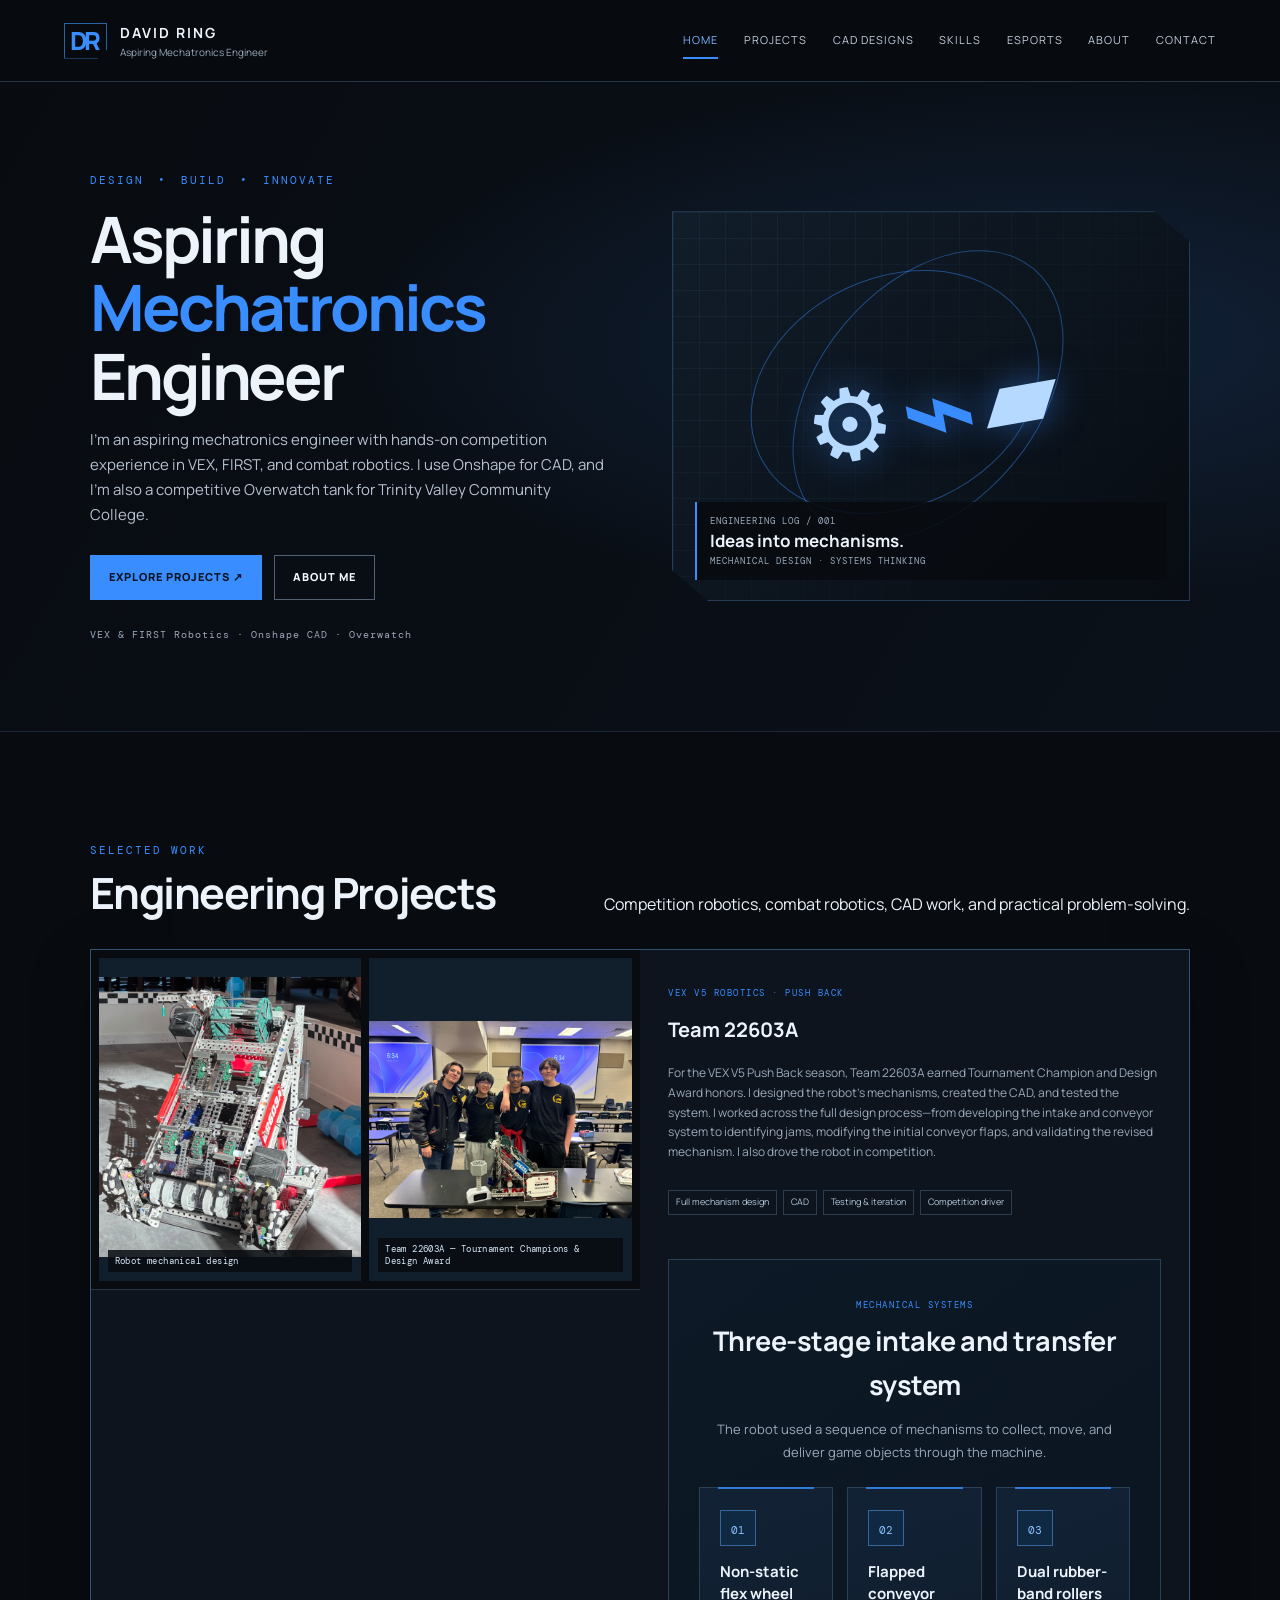
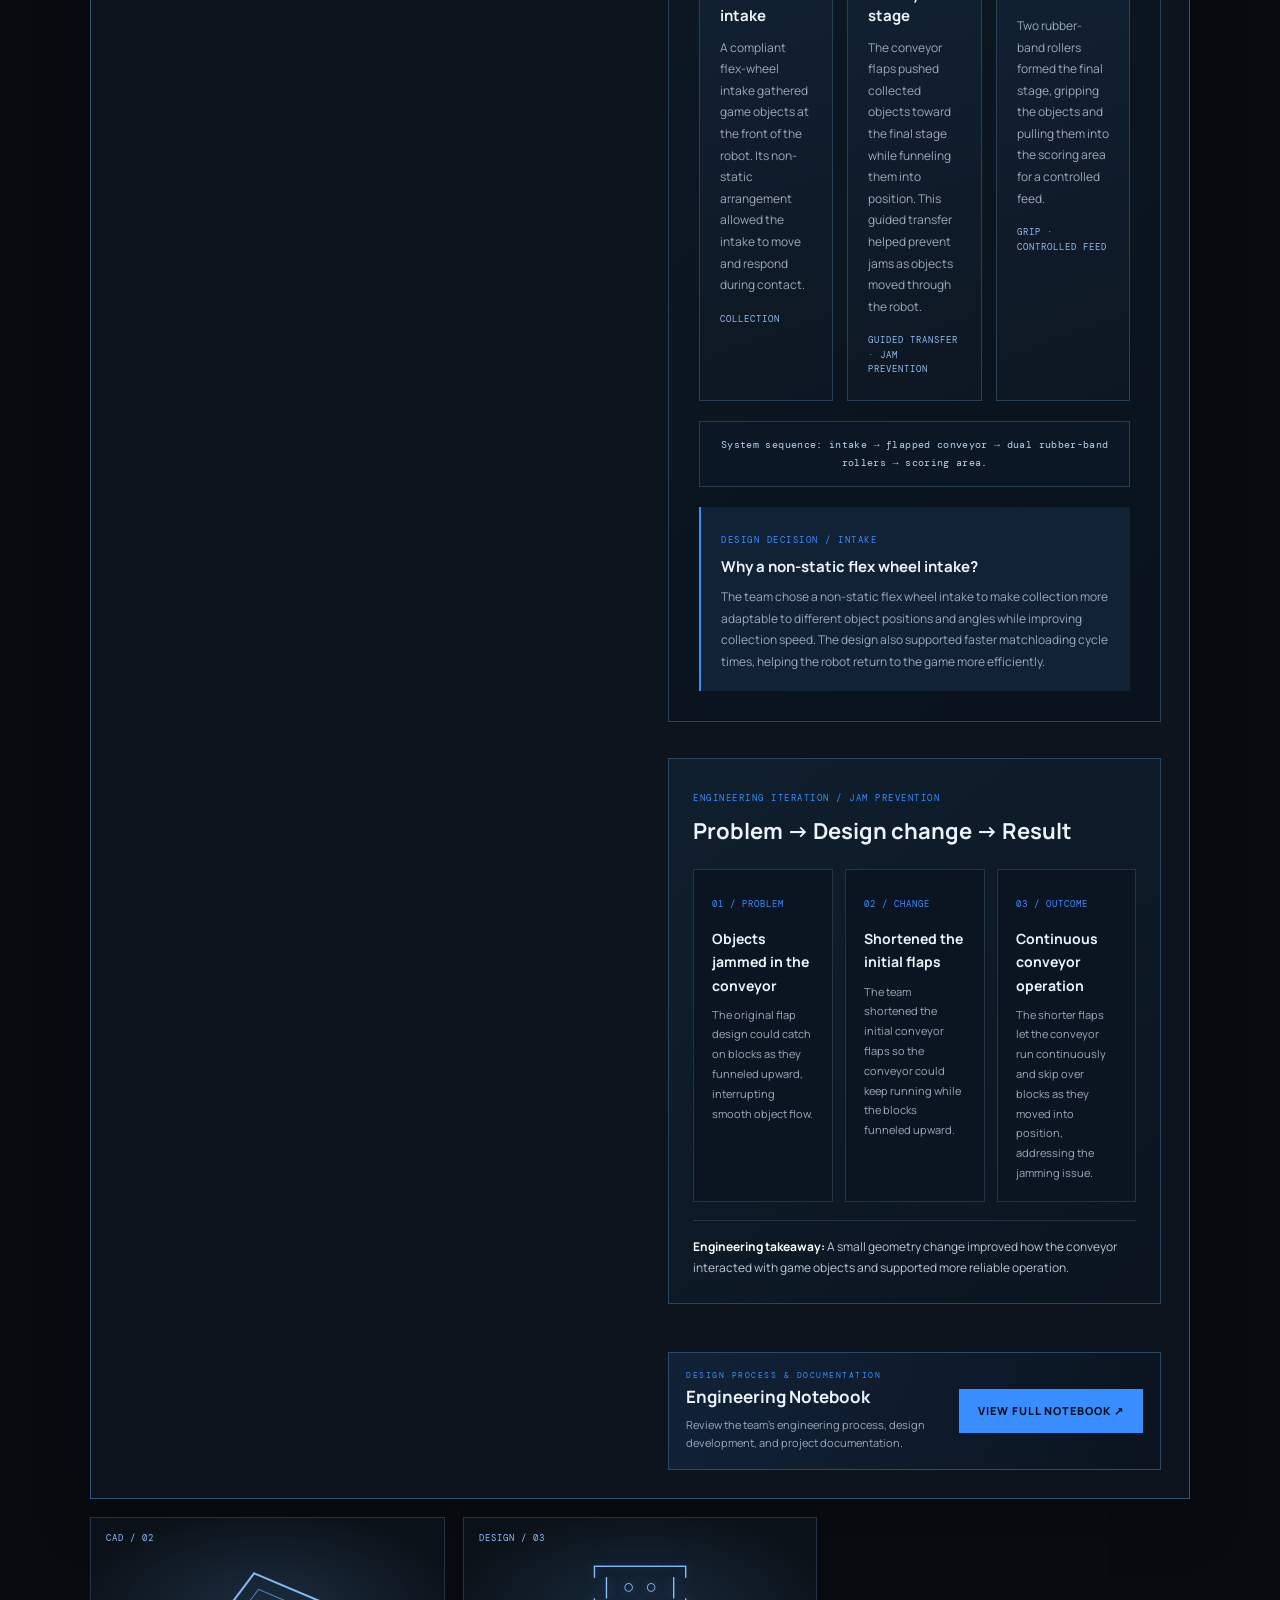
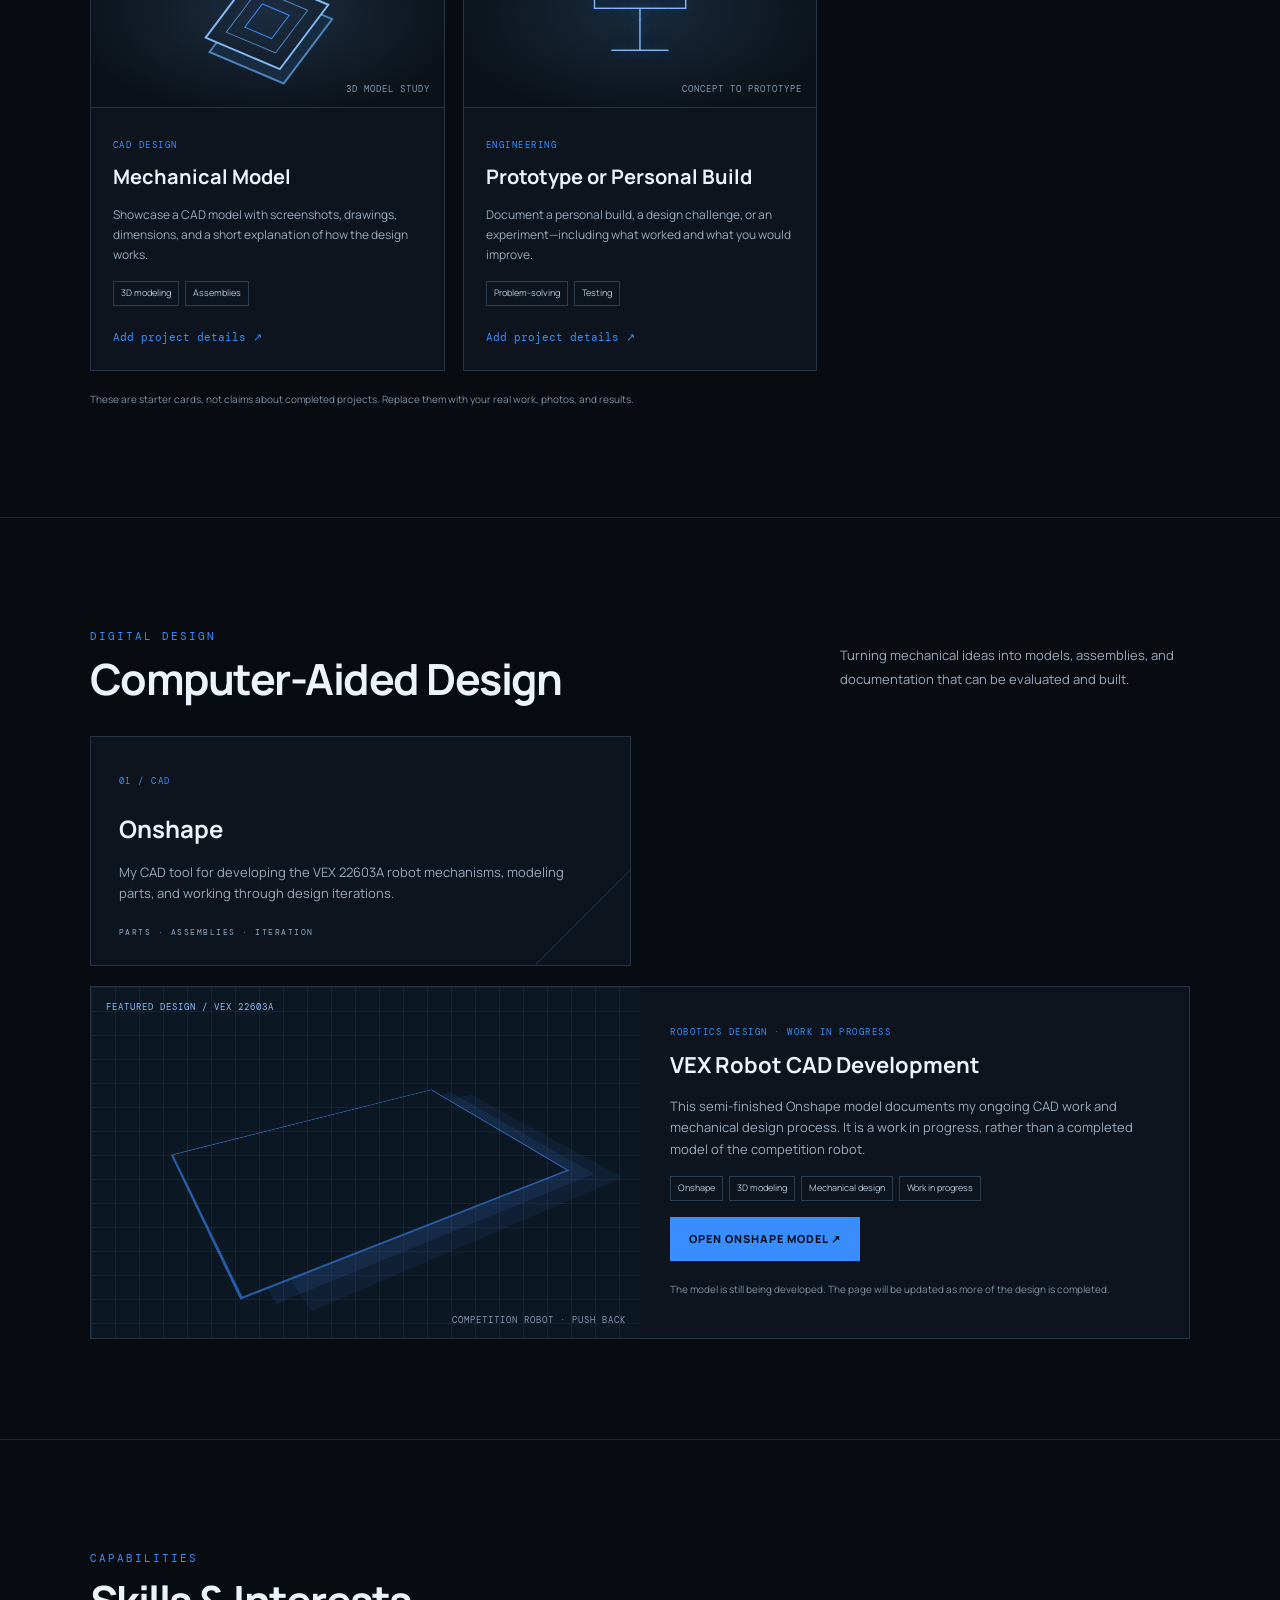
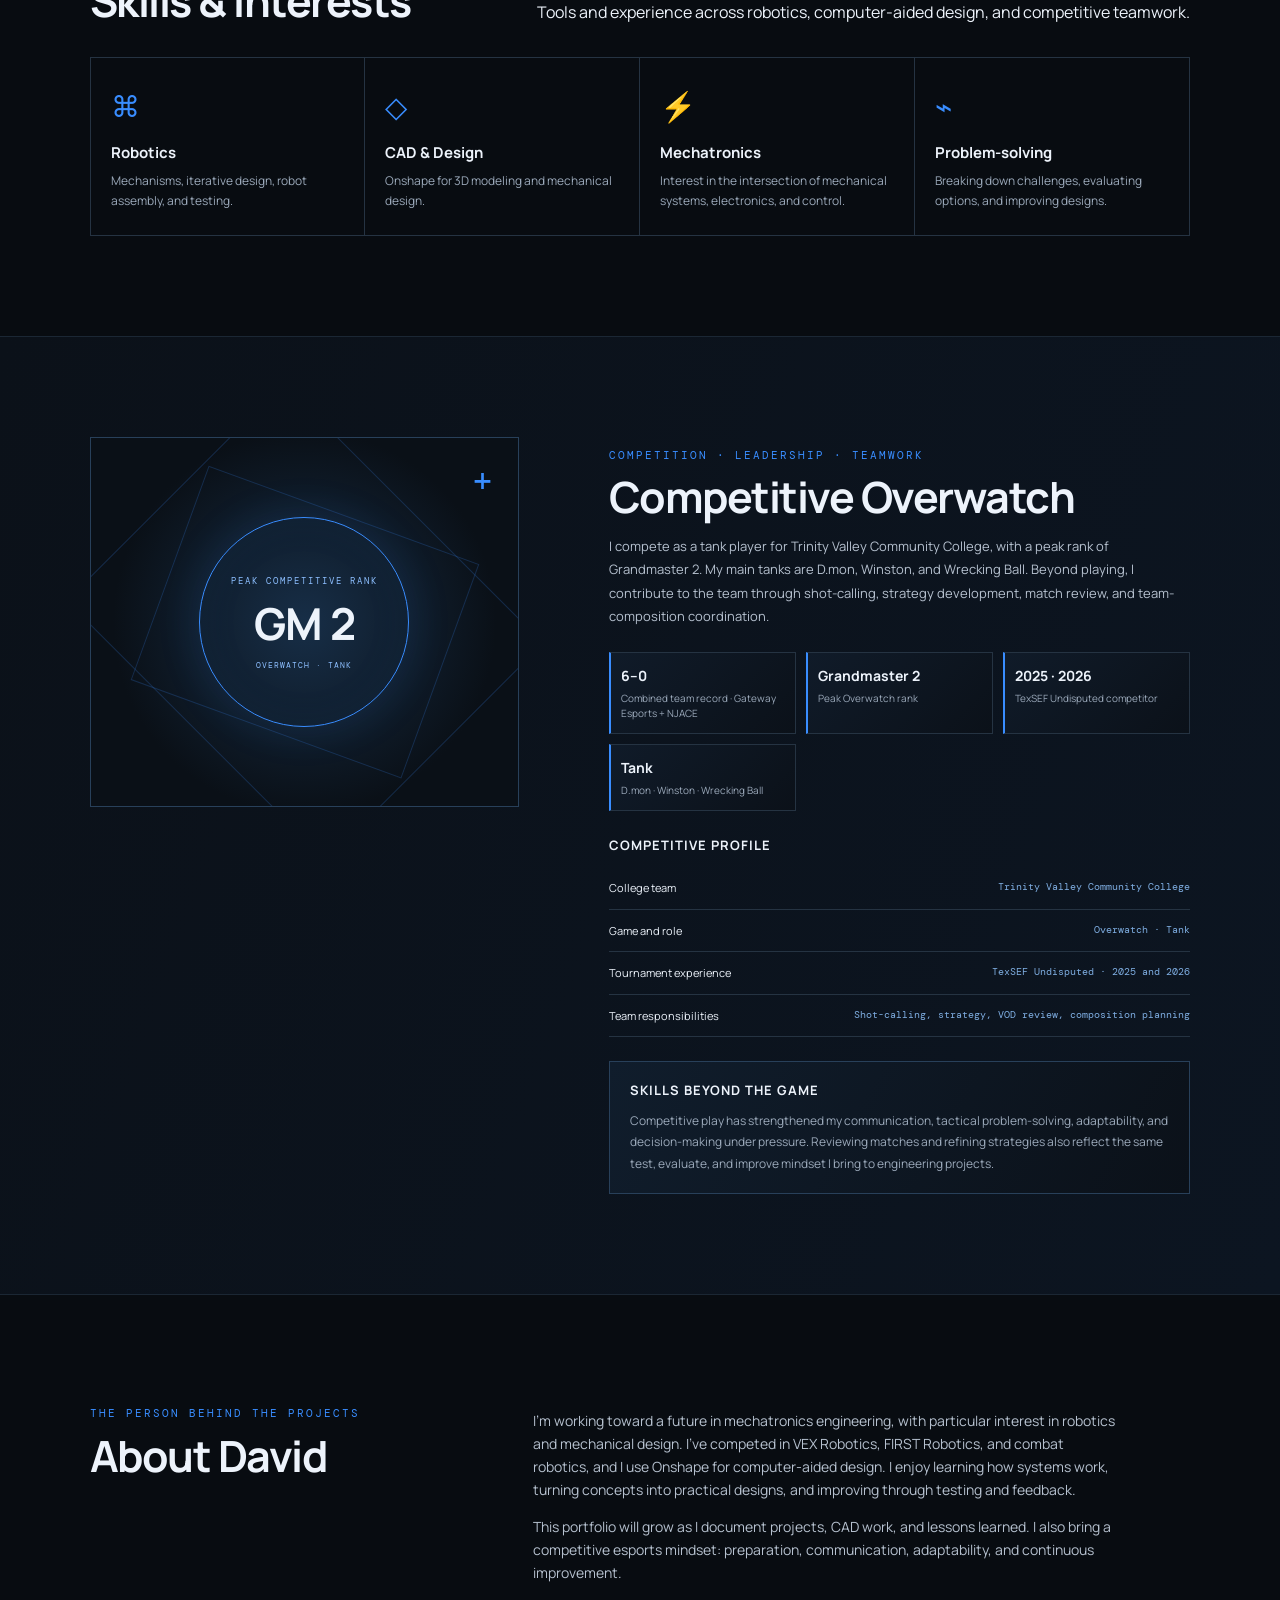
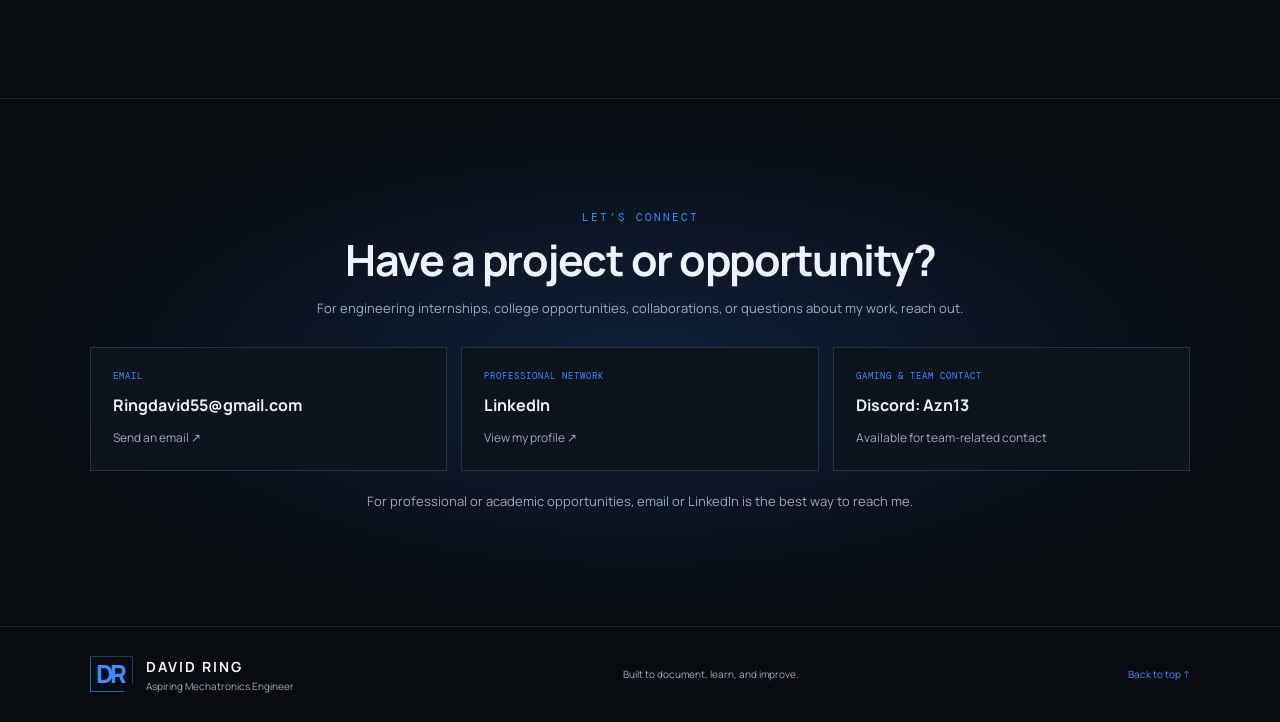
<file: index.html>
<!DOCTYPE html>
<html lang="en">
<head>
  <meta charset="UTF-8" />
  <meta name="viewport" content="width=device-width, initial-scale=1.0" />
  <meta name="description" content="David Ring's engineering portfolio: robotics, CAD design, and competitive esports." />
  <title>David Ring | Engineering Portfolio</title>
  <link rel="stylesheet" href="styles.css" />
</head>
<body>
  <a class="skip-link" href="#main-content">Skip to content</a>
  <header class="site-header">
    <a class="brand" href="#home" aria-label="David Ring home"><span class="brand-mark">DR</span><span><strong>DAVID RING</strong><small>Aspiring Mechatronics Engineer</small></span></a>
    <button class="menu-toggle" aria-label="Toggle navigation" aria-expanded="false">☰</button>
    <nav id="nav" aria-label="Main navigation">
      <a href="#home">Home</a><a href="#projects">Projects</a><a href="#cad">CAD Designs</a>
      <a href="#skills">Skills</a><a href="#esports">Esports</a><a href="#about">About</a><a href="#contact">Contact</a>
    </nav>
  </header>

  <main id="main-content">
    <section class="hero section" id="home">
      <div class="hero-copy">
        <p class="eyebrow">DESIGN <span>•</span> BUILD <span>•</span> INNOVATE</p>
        <h1>Aspiring <span>Mechatronics</span> Engineer</h1>
        <p class="lead">I’m an aspiring mechatronics engineer with hands-on competition experience in VEX, FIRST, and combat robotics. I use Onshape for CAD, and I’m also a competitive Overwatch tank for Trinity Valley Community College.</p>
        <div class="actions"><a class="button primary" href="#projects">Explore projects ↗</a><a class="button" href="#about">About me</a></div>
        <p class="hero-note">VEX & FIRST Robotics · Onshape CAD · Overwatch</p>
      </div>
      <div class="hero-art" aria-label="Decorative technical blueprint illustration">
        <div class="blueprint-grid"></div>
        <div class="orbit orbit-one"></div><div class="orbit orbit-two"></div>
        <div class="robot-icon"><span>⚙</span><span>⌁</span><span>▰</span></div>
        <div class="art-label"><small>ENGINEERING LOG / 001</small><strong>Ideas into mechanisms.</strong><span>MECHANICAL DESIGN · SYSTEMS THINKING</span></div>
      </div>
    </section>

    <section class="section" id="projects">
      <div class="section-heading"><div><p class="eyebrow">SELECTED WORK</p><h2>Engineering Projects</h2></div>Competition robotics, combat robotics, CAD work, and practical problem-solving.</div>
      <div class="project-grid">
        <article class="project-card featured">
          <div class="project-photo-grid">
            <figure><img src="images/vex-push-back-robot.jpeg" alt="Close-up of VEX V5 Push Back robot 22603A showing its mechanical construction" loading="lazy"><figcaption>Robot mechanical design</figcaption></figure>
            <figure><img src="images/vex-push-back-team.jpeg" alt="VEX team 22603A with its Push Back robot and Design Award" loading="lazy"><figcaption>Team 22603A — Tournament Champions &amp; Design Award</figcaption></figure>
          </div>
          <div class="project-body"><p class="card-kicker">VEX V5 ROBOTICS · PUSH BACK</p><h3>Team 22603A</h3><p>For the VEX V5 Push Back season, Team 22603A earned Tournament Champion and Design Award honors. I designed the robot's mechanisms, created the CAD, and tested the system. I worked across the full design process—from developing the intake and conveyor system to identifying jams, modifying the initial conveyor flaps, and validating the revised mechanism. I also drove the robot in competition.</p><div class="tags"><span>Full mechanism design</span><span>CAD</span><span>Testing & iteration</span><span>Competition driver</span></div>
        <div class="mechanism-breakdown">
          <div class="mechanism-heading"><p class="card-kicker">MECHANICAL SYSTEMS</p><h4>Three-stage intake and transfer system</h4><p>The robot used a sequence of mechanisms to collect, move, and deliver game objects through the machine.</p></div>
          <div class="mechanism-stages">
            <article class="mechanism-stage"><span class="stage-number">01</span><div><h5>Non-static flex wheel intake</h5><p>A compliant flex-wheel intake gathered game objects at the front of the robot. Its non-static arrangement allowed the intake to move and respond during contact.</p><span class="stage-function">COLLECTION</span></div></article>
            <article class="mechanism-stage"><span class="stage-number">02</span><div><h5>Flapped conveyor stage</h5><p>The conveyor flaps pushed collected objects toward the final stage while funneling them into position. This guided transfer helped prevent jams as objects moved through the robot.</p><span class="stage-function">GUIDED TRANSFER · JAM PREVENTION</span></div></article>
            <article class="mechanism-stage"><span class="stage-number">03</span><div><h5>Dual rubber-band rollers</h5><p>Two rubber-band rollers formed the final stage, gripping the objects and pulling them into the scoring area for a controlled feed.</p><span class="stage-function">GRIP · CONTROLLED FEED</span></div></article>
          </div>
          <p class="mechanism-note">System sequence: intake → flapped conveyor → dual rubber-band rollers → scoring area.</p>
          <div class="design-rationale"><p class="card-kicker">DESIGN DECISION / INTAKE</p><h5>Why a non-static flex wheel intake?</h5><p>The team chose a non-static flex wheel intake to make collection more adaptable to different object positions and angles while improving collection speed. The design also supported faster matchloading cycle times, helping the robot return to the game more efficiently.</p></div>
        </div>
<div class="iteration-case-study">
          <p class="card-kicker">ENGINEERING ITERATION / JAM PREVENTION</p>
          <h4>Problem → Design change → Result</h4>
          <div class="iteration-grid">
            <article><span class="iteration-label">01 / PROBLEM</span><h5>Objects jammed in the conveyor</h5><p>The original flap design could catch on blocks as they funneled upward, interrupting smooth object flow.</p></article>
            <article><span class="iteration-label">02 / CHANGE</span><h5>Shortened the initial flaps</h5><p>The team shortened the initial conveyor flaps so the conveyor could keep running while the blocks funneled upward.</p></article>
            <article><span class="iteration-label">03 / OUTCOME</span><h5>Continuous conveyor operation</h5><p>The shorter flaps let the conveyor run continuously and skip over blocks as they moved into position, addressing the jamming issue.</p></article>
          </div>
          <p class="iteration-takeaway"><strong>Engineering takeaway:</strong> A small geometry change improved how the conveyor interacted with game objects and supported more reliable operation.</p>
        </div>
        <div class="notebook-callout"><div><p class="card-kicker">DESIGN PROCESS & DOCUMENTATION</p><h4>Engineering Notebook</h4><p>Review the team's engineering process, design development, and project documentation.</p></div><a class="button primary" href="22603A%20-%20Engineering%20Notebook%20%281%29.pdf" target="_blank" rel="noopener">View full notebook ↗</a></div></div>
        </article>
        <article class="project-card">
          <div class="project-visual cad-visual"><span class="visual-tag">CAD / 02</span><div class="cad-cube"><span></span></div><span class="visual-caption">3D MODEL STUDY</span></div>
          <div class="project-body"><p class="card-kicker">CAD DESIGN</p><h3>Mechanical Model</h3><p>Showcase a CAD model with screenshots, drawings, dimensions, and a short explanation of how the design works.</p><div class="tags"><span>3D modeling</span><span>Assemblies</span></div><button class="text-button project-details" data-project="cad">Add project details ↗</button></div>
        </article>
        <article class="project-card">
          <div class="project-visual prototype-visual"><span class="visual-tag">DESIGN / 03</span><div class="schematic"><span>┌───────┐</span><span>│  ○  ○ │</span><span>└───┬───┘</span><span>    │</span><span>  ──┴──</span></div><span class="visual-caption">CONCEPT TO PROTOTYPE</span></div>
          <div class="project-body"><p class="card-kicker">ENGINEERING</p><h3>Prototype or Personal Build</h3><p>Document a personal build, a design challenge, or an experiment—including what worked and what you would improve.</p><div class="tags"><span>Problem-solving</span><span>Testing</span></div><button class="text-button project-details" data-project="prototype">Add project details ↗</button></div>
        </article>
      </div>
      <p class="note">These are starter cards, not claims about completed projects. Replace them with your real work, photos, and results.</p>
    </section>

    <section class="section" id="cad">
      <div class="section-heading"><div><p class="eyebrow">DIGITAL DESIGN</p><h2>Computer-Aided Design</h2></div><p>Turning mechanical ideas into models, assemblies, and documentation that can be evaluated and built.</p></div>
      <div class="cad-software-grid">
        <article class="cad-software-card"><span class="software-index">01 / CAD</span><h3>Onshape</h3><p>My CAD tool for developing the VEX 22603A robot mechanisms, modeling parts, and working through design iterations.</p><span class="software-focus">PARTS · ASSEMBLIES · ITERATION</span></article>
      </div>
      <div class="cad-feature">
        <div class="cad-feature-art"><span class="visual-tag">FEATURED DESIGN / VEX 22603A</span><div class="cad-feature-lines"></div><span class="visual-caption">COMPETITION ROBOT · PUSH BACK</span></div>
        <div class="cad-feature-copy"><p class="card-kicker">ROBOTICS DESIGN · WORK IN PROGRESS</p><h3>VEX Robot CAD Development</h3><p>This semi-finished Onshape model documents my ongoing CAD work and mechanical design process. It is a work in progress, rather than a completed model of the competition robot.</p><div class="tags"><span>Onshape</span><span>3D modeling</span><span>Mechanical design</span><span>Work in progress</span></div><a class="button primary" href="https://cad.onshape.com/documents/03a76881f42d5cd9c873c02f/w/4e6e42062af037a46f02e005/e/fc24d234bf0a3da8b9a847e9" target="_blank" rel="noopener noreferrer">Open Onshape model ↗</a><p class="note">The model is still being developed. The page will be updated as more of the design is completed.</p></div>
      </div>
    </section>

    <section class="section" id="skills">
      <div class="section-heading"><div><p class="eyebrow">CAPABILITIES</p><h2>Skills & Interests</h2></div>Tools and experience across robotics, computer-aided design, and competitive teamwork.</div>
      <div class="skill-grid">
        <article><span class="skill-icon">⌘</span><h3>Robotics</h3><p>Mechanisms, iterative design, robot assembly, and testing.</p></article>
        <article><span class="skill-icon">◇</span><h3>CAD & Design</h3><p>Onshape for 3D modeling and mechanical design.</p></article>
        <article><span class="skill-icon">⚡</span><h3>Mechatronics</h3><p>Interest in the intersection of mechanical systems, electronics, and control.</p></article>
        <article><span class="skill-icon">⌁</span><h3>Problem-solving</h3><p>Breaking down challenges, evaluating options, and improving designs.</p></article>
      </div>
    </section>

    <section class="section esports-section" id="esports">
      <div class="esports-art">
        <div class="crosshair">+</div>
        <div class="rank-ring"><span>PEAK COMPETITIVE RANK</span><strong>GM 2</strong><small>OVERWATCH · TANK</small></div>
      </div>
      <div class="esports-copy">
        <p class="eyebrow">COMPETITION · LEADERSHIP · TEAMWORK</p>
        <h2>Competitive Overwatch</h2>
        <p class="section-copy">I compete as a tank player for Trinity Valley Community College, with a peak rank of Grandmaster 2. My main tanks are D.mon, Winston, and Wrecking Ball. Beyond playing, I contribute to the team through shot-calling, strategy development, match review, and team-composition coordination.</p>
        <div class="esports-stats">
          <div><strong>6–0</strong><span>Combined team record · Gateway Esports + NJACE</span></div>
          <div><strong>Grandmaster 2</strong><span>Peak Overwatch rank</span></div>
          <div><strong>2025 · 2026</strong><span>TexSEF Undisputed competitor</span></div>
          <div><strong>Tank</strong><span>D.mon · Winston · Wrecking Ball</span></div>
        </div>
        <h3 class="small-heading">Competitive profile</h3>
        <ul class="resume-list">
          <li>College team <span>Trinity Valley Community College</span></li>
          <li>Game and role <span>Overwatch · Tank</span></li>
          <li>Tournament experience <span>TexSEF Undisputed · 2025 and 2026</span></li>
          <li>Team responsibilities <span>Shot-calling, strategy, VOD review, composition planning</span></li>
        </ul>
        <div class="esports-transfer">
          <h3 class="small-heading">Skills beyond the game</h3>
          <p>Competitive play has strengthened my communication, tactical problem-solving, adaptability, and decision-making under pressure. Reviewing matches and refining strategies also reflect the same test, evaluate, and improve mindset I bring to engineering projects.</p>
        </div>
      </div>
    </section>

    <section class="section about-section" id="about">
      <div><p class="eyebrow">THE PERSON BEHIND THE PROJECTS</p><h2>About David</h2></div>
      <div><p class="section-copy">I’m working toward a future in mechatronics engineering, with particular interest in robotics and mechanical design. I’ve competed in VEX Robotics, FIRST Robotics, and combat robotics, and I use Onshape for computer-aided design. I enjoy learning how systems work, turning concepts into practical designs, and improving through testing and feedback.</p><p class="section-copy">This portfolio will grow as I document projects, CAD work, and lessons learned. I also bring a competitive esports mindset: preparation, communication, adaptability, and continuous improvement.</p></div>
    </section>

    <section class="section contact-section" id="contact">
      <p class="eyebrow">LET’S CONNECT</p><h2>Have a project or opportunity?</h2><p>For engineering internships, college opportunities, collaborations, or questions about my work, reach out.</p>
      <div class="contact-methods">
        <a class="contact-method" href="mailto:Ringdavid55@gmail.com"><span class="contact-method-label">EMAIL</span><strong>Ringdavid55@gmail.com</strong><span class="contact-method-action">Send an email ↗</span></a>
        <a class="contact-method" href="https://www.linkedin.com/in/david-ring-30716b444/" target="_blank" rel="noopener noreferrer"><span class="contact-method-label">PROFESSIONAL NETWORK</span><strong>LinkedIn</strong><span class="contact-method-action">View my profile ↗</span></a>
        <div class="contact-method"><span class="contact-method-label">GAMING & TEAM CONTACT</span><strong>Discord: Azn13</strong><span class="contact-method-action">Available for team-related contact</span></div>
      </div>
      <p class="contact-note">For professional or academic opportunities, email or LinkedIn is the best way to reach me.</p>
    </section>
  </main>
  <footer><a class="brand footer-brand" href="#home"><span class="brand-mark">DR</span><span><strong>DAVID RING</strong><small>Aspiring Mechatronics Engineer</small></span></a><span>Built to document, learn, and improve.</span><a href="#home">Back to top ↑</a></footer>

  <dialog id="project-dialog"><form method="dialog"><button class="dialog-close" aria-label="Close">×</button><p class="eyebrow">PROJECT TEMPLATE</p><h2 id="dialog-title">Project details</h2><p id="dialog-copy">Use this checklist to turn the card into a complete case study.</p><ul><li>Problem or goal</li><li>Your contribution and design process</li><li>Tools, components, and engineering concepts</li><li>Photos, CAD renders, or a short video</li><li>Testing, results, and next improvements</li></ul><button class="button primary">Got it</button></form></dialog>
  <script src="script.js"></script>
</body>
</html>
</file>
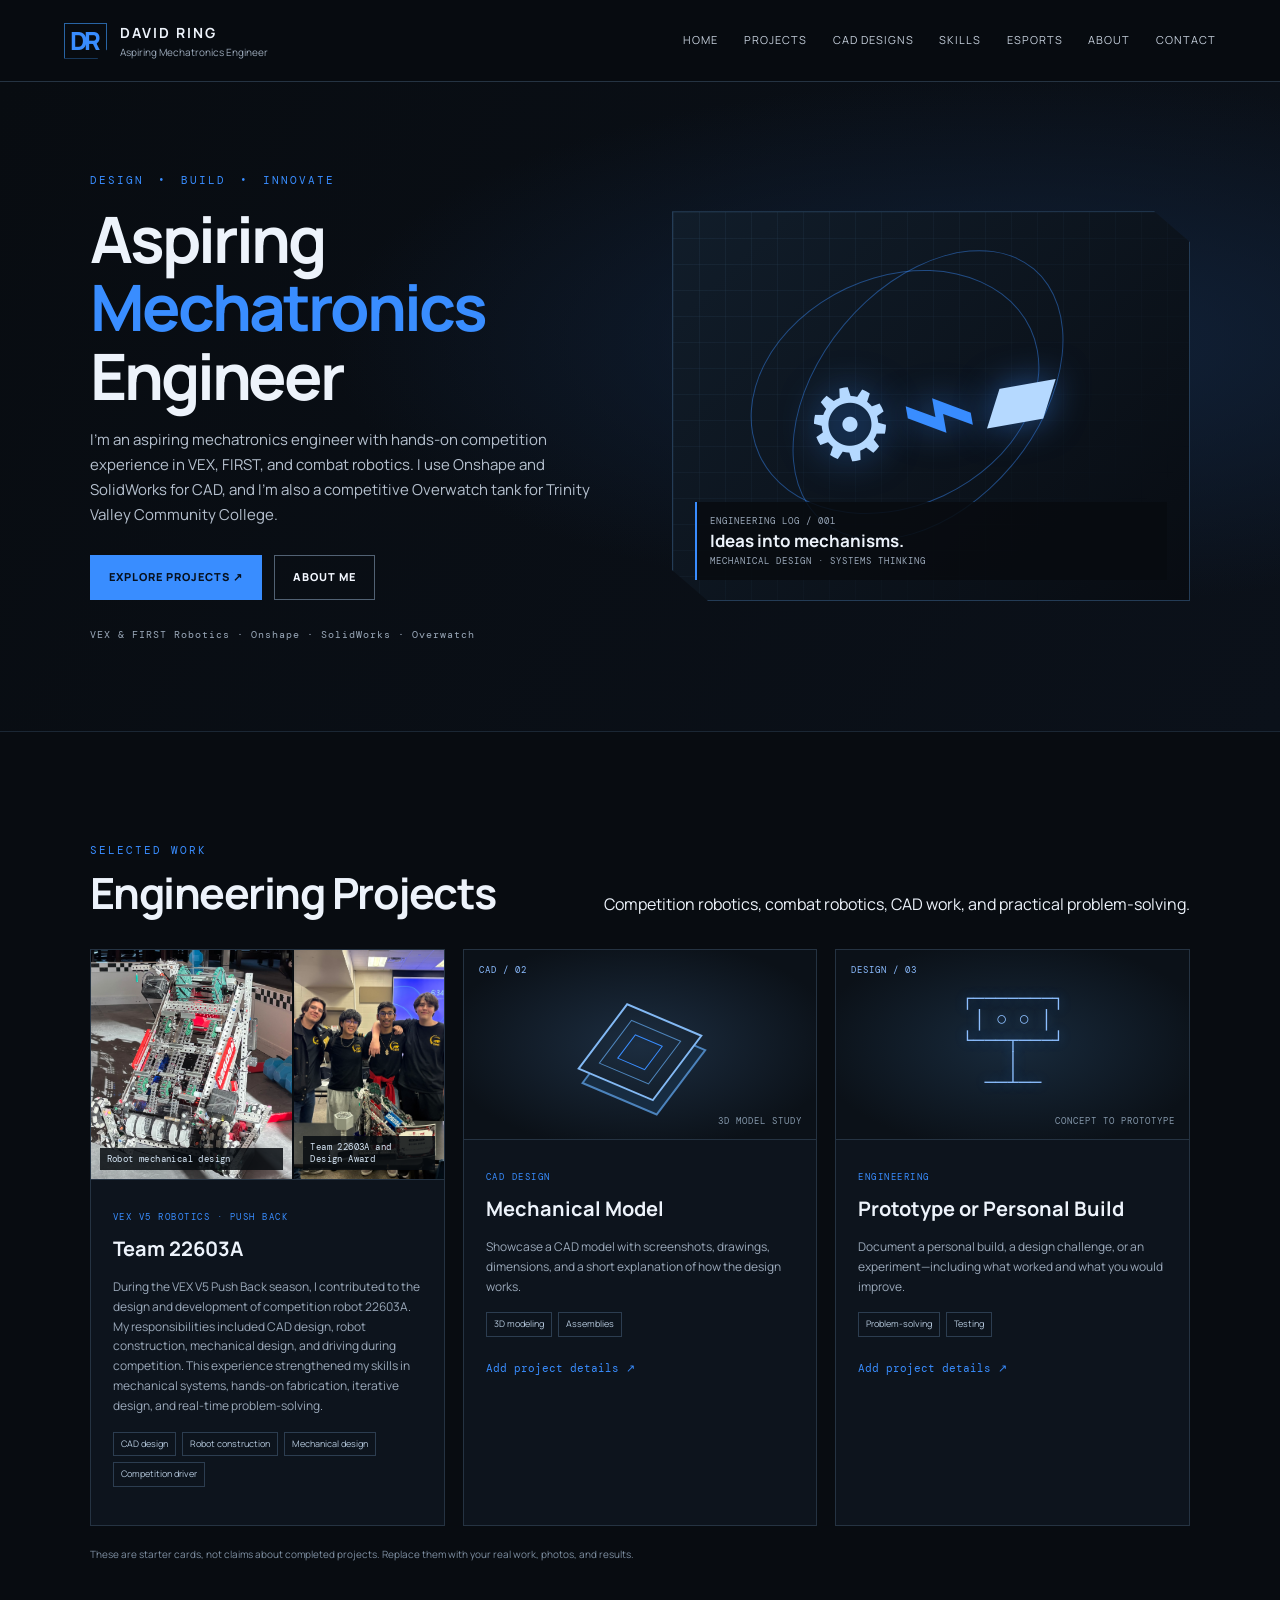
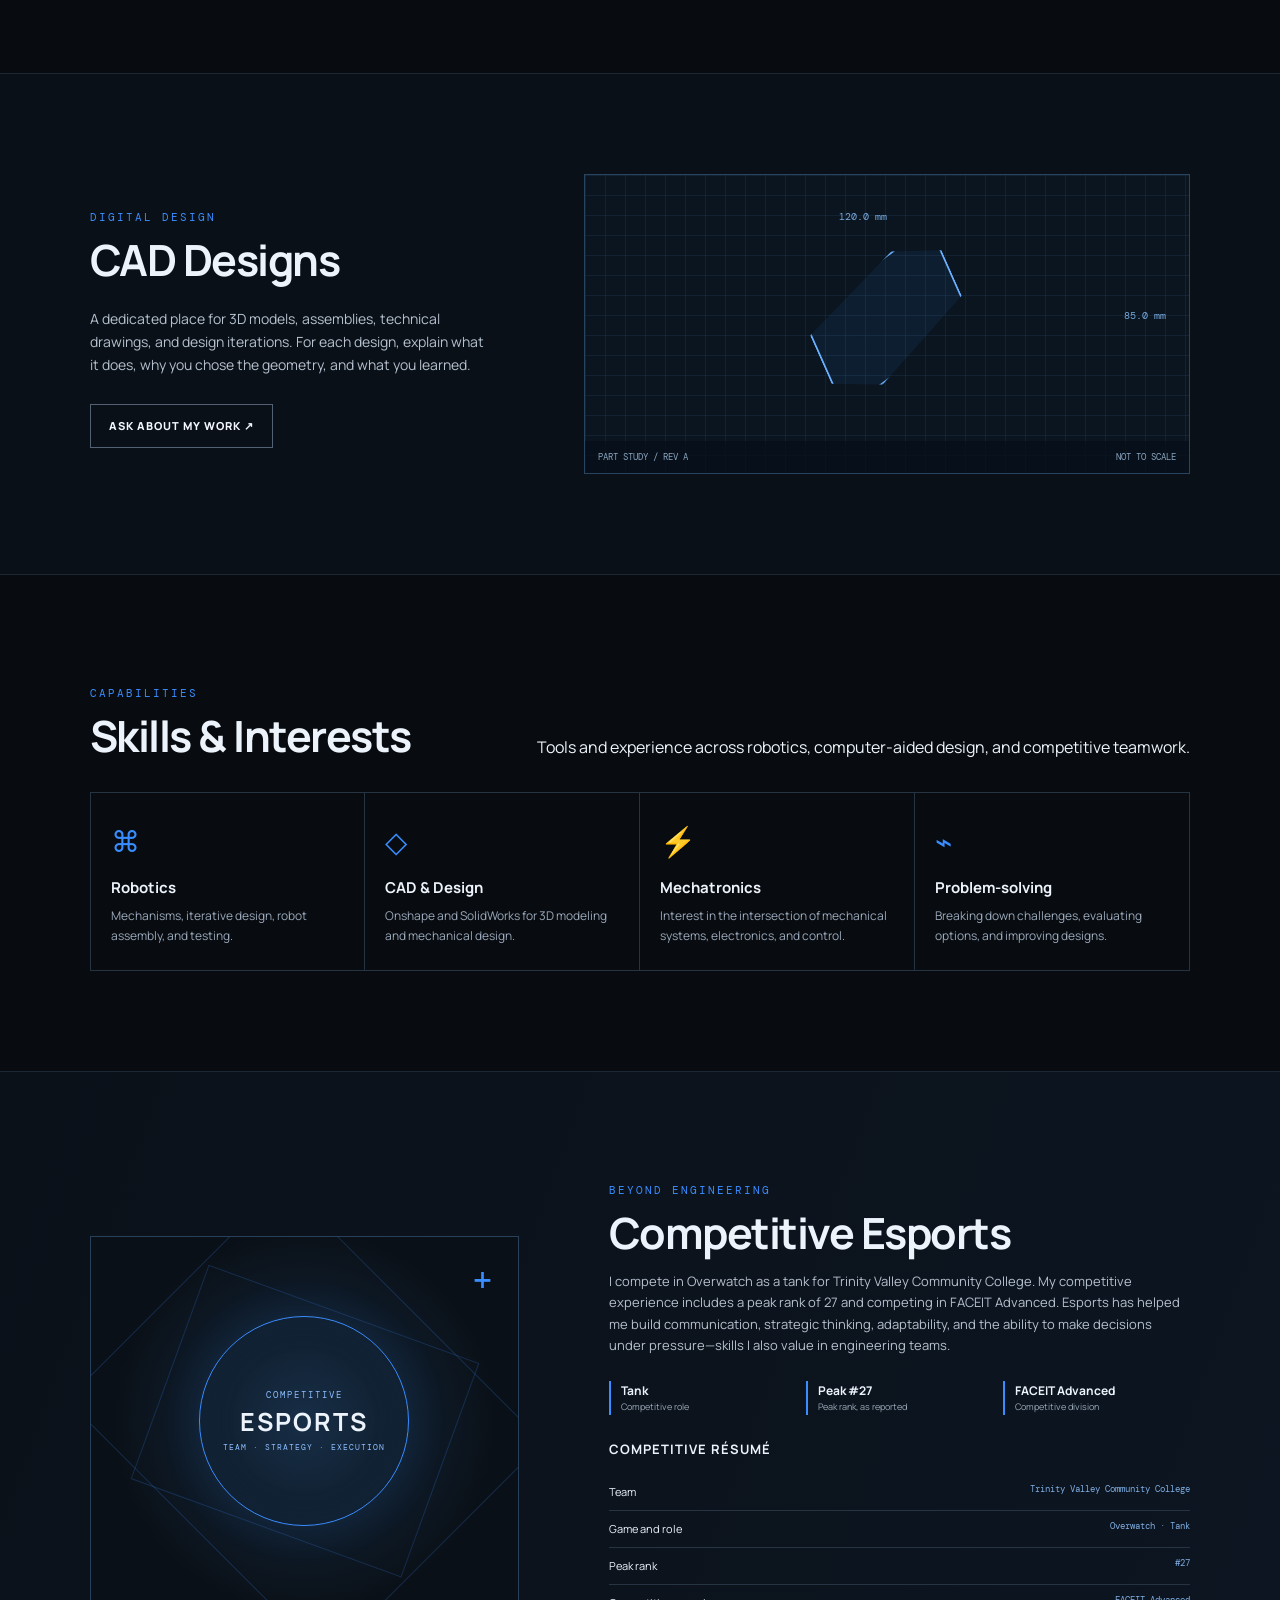
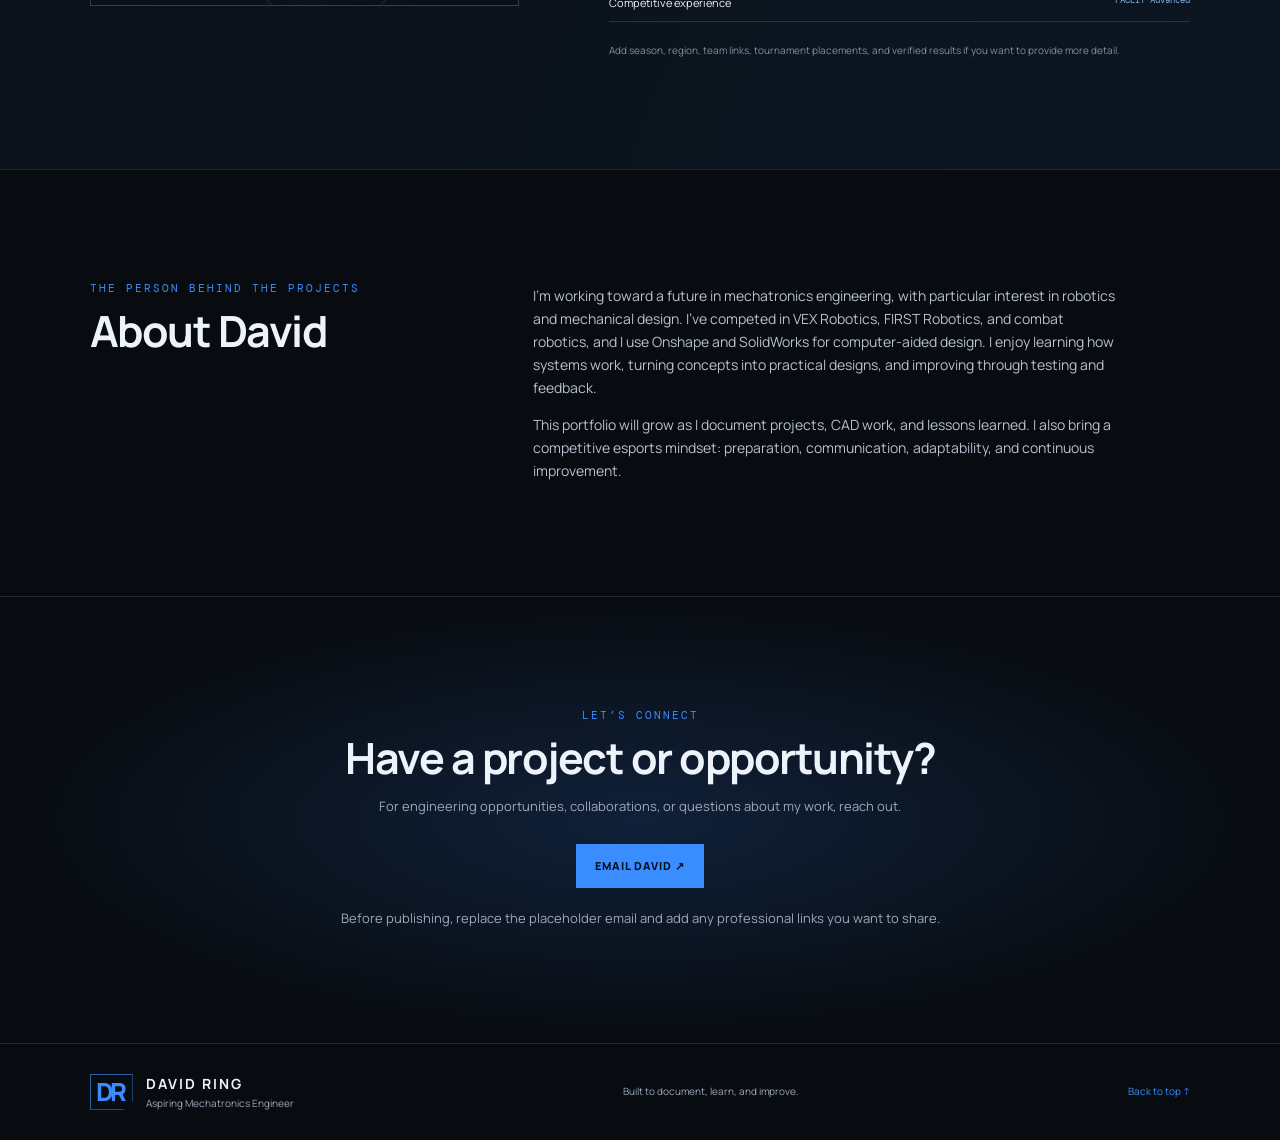
<file: david_ring_portfolio/index.html>
<!DOCTYPE html>
<html lang="en">
<head>
  <meta charset="UTF-8" />
  <meta name="viewport" content="width=device-width, initial-scale=1.0" />
  <meta name="description" content="David Ring's engineering portfolio: robotics, CAD design, and competitive esports." />
  <title>David Ring | Engineering Portfolio</title>
  <link rel="stylesheet" href="styles.css" />
</head>
<body>
  <header class="site-header">
    <a class="brand" href="#home" aria-label="David Ring home"><span class="brand-mark">DR</span><span><strong>DAVID RING</strong><small>Aspiring Mechatronics Engineer</small></span></a>
    <button class="menu-toggle" aria-label="Toggle navigation" aria-expanded="false">☰</button>
    <nav id="nav">
      <a href="#home">Home</a><a href="#projects">Projects</a><a href="#cad">CAD Designs</a>
      <a href="#skills">Skills</a><a href="#esports">Esports</a><a href="#about">About</a><a href="#contact">Contact</a>
    </nav>
  </header>

  <main>
    <section class="hero section" id="home">
      <div class="hero-copy">
        <p class="eyebrow">DESIGN <span>•</span> BUILD <span>•</span> INNOVATE</p>
        <h1>Aspiring <span>Mechatronics</span> Engineer</h1>
        <p class="lead">I’m an aspiring mechatronics engineer with hands-on competition experience in VEX, FIRST, and combat robotics. I use Onshape and SolidWorks for CAD, and I’m also a competitive Overwatch tank for Trinity Valley Community College.</p>
        <div class="actions"><a class="button primary" href="#projects">Explore projects ↗</a><a class="button" href="#about">About me</a></div>
        <p class="hero-note">VEX & FIRST Robotics · Onshape · SolidWorks · Overwatch</p>
      </div>
      <div class="hero-art" aria-label="Decorative technical blueprint illustration">
        <div class="blueprint-grid"></div>
        <div class="orbit orbit-one"></div><div class="orbit orbit-two"></div>
        <div class="robot-icon"><span>⚙</span><span>⌁</span><span>▰</span></div>
        <div class="art-label"><small>ENGINEERING LOG / 001</small><strong>Ideas into mechanisms.</strong><span>MECHANICAL DESIGN · SYSTEMS THINKING</span></div>
      </div>
    </section>

    <section class="section" id="projects">
      <div class="section-heading"><div><p class="eyebrow">SELECTED WORK</p><h2>Engineering Projects</h2></div>Competition robotics, combat robotics, CAD work, and practical problem-solving.</div>
      <div class="project-grid">
        <article class="project-card featured">
          <div class="project-photo-grid">
            <figure><img src="images/vex-push-back-robot.jpeg" alt="Close-up of VEX V5 Push Back robot 22603A showing its mechanical construction" loading="lazy"><figcaption>Robot mechanical design</figcaption></figure>
            <figure><img src="images/vex-push-back-team.jpeg" alt="VEX team 22603A with its Push Back robot and Design Award" loading="lazy"><figcaption>Team 22603A and Design Award</figcaption></figure>
          </div>
          <div class="project-body"><p class="card-kicker">VEX V5 ROBOTICS · PUSH BACK</p><h3>Team 22603A</h3><p>During the VEX V5 Push Back season, I contributed to the design and development of competition robot 22603A. My responsibilities included CAD design, robot construction, mechanical design, and driving during competition. This experience strengthened my skills in mechanical systems, hands-on fabrication, iterative design, and real-time problem-solving.</p><div class="tags"><span>CAD design</span><span>Robot construction</span><span>Mechanical design</span><span>Competition driver</span></div></div>
        </article>
        <article class="project-card">
          <div class="project-visual cad-visual"><span class="visual-tag">CAD / 02</span><div class="cad-cube"><span></span></div><span class="visual-caption">3D MODEL STUDY</span></div>
          <div class="project-body"><p class="card-kicker">CAD DESIGN</p><h3>Mechanical Model</h3><p>Showcase a CAD model with screenshots, drawings, dimensions, and a short explanation of how the design works.</p><div class="tags"><span>3D modeling</span><span>Assemblies</span></div><button class="text-button project-details" data-project="cad">Add project details ↗</button></div>
        </article>
        <article class="project-card">
          <div class="project-visual prototype-visual"><span class="visual-tag">DESIGN / 03</span><div class="schematic"><span>┌───────┐</span><span>│  ○  ○ │</span><span>└───┬───┘</span><span>    │</span><span>  ──┴──</span></div><span class="visual-caption">CONCEPT TO PROTOTYPE</span></div>
          <div class="project-body"><p class="card-kicker">ENGINEERING</p><h3>Prototype or Personal Build</h3><p>Document a personal build, a design challenge, or an experiment—including what worked and what you would improve.</p><div class="tags"><span>Problem-solving</span><span>Testing</span></div><button class="text-button project-details" data-project="prototype">Add project details ↗</button></div>
        </article>
      </div>
      <p class="note">These are starter cards, not claims about completed projects. Replace them with your real work, photos, and results.</p>
    </section>

    <section class="section split-section" id="cad">
      <div><p class="eyebrow">DIGITAL DESIGN</p><h2>CAD Designs</h2><p class="section-copy">A dedicated place for 3D models, assemblies, technical drawings, and design iterations. For each design, explain what it does, why you chose the geometry, and what you learned.</p><a class="button" href="#contact">Ask about my work ↗</a></div>
      <div class="cad-board"><div class="dimension top">120.0 mm</div><div class="dimension side">85.0 mm</div><div class="cad-model"><div class="face face-a"></div><div class="face face-b"></div><div class="face face-c"></div></div><div class="board-footer"><span>PART STUDY / REV A</span><span>NOT TO SCALE</span></div></div>
    </section>

    <section class="section" id="skills">
      <div class="section-heading"><div><p class="eyebrow">CAPABILITIES</p><h2>Skills & Interests</h2></div>Tools and experience across robotics, computer-aided design, and competitive teamwork.</div>
      <div class="skill-grid">
        <article><span class="skill-icon">⌘</span><h3>Robotics</h3><p>Mechanisms, iterative design, robot assembly, and testing.</p></article>
        <article><span class="skill-icon">◇</span><h3>CAD & Design</h3><p>Onshape and SolidWorks for 3D modeling and mechanical design.</p></article>
        <article><span class="skill-icon">⚡</span><h3>Mechatronics</h3><p>Interest in the intersection of mechanical systems, electronics, and control.</p></article>
        <article><span class="skill-icon">⌁</span><h3>Problem-solving</h3><p>Breaking down challenges, evaluating options, and improving designs.</p></article>
      </div>
    </section>

    <section class="section esports-section" id="esports">
      <div class="esports-art"><div class="crosshair">+</div><div class="rank-ring"><span>COMPETITIVE</span><strong>ESPORTS</strong><small>TEAM · STRATEGY · EXECUTION</small></div></div>
      <div class="esports-copy"><p class="eyebrow">BEYOND ENGINEERING</p><h2>Competitive Esports</h2><p class="section-copy">I compete in Overwatch as a tank for Trinity Valley Community College. My competitive experience includes a peak rank of 27 and competing in FACEIT Advanced. Esports has helped me build communication, strategic thinking, adaptability, and the ability to make decisions under pressure—skills I also value in engineering teams.</p>
        <div class="esports-stats"><div><strong>Tank</strong><span>Competitive role</span></div><div><strong>Peak #27</strong><span>Peak rank, as reported</span></div><div><strong>FACEIT Advanced</strong><span>Competitive division</span></div></div>
        <h3 class="small-heading">Competitive résumé</h3><ul class="resume-list"><li>Team <span>Trinity Valley Community College</span></li><li>Game and role <span>Overwatch · Tank</span></li><li>Peak rank <span>#27</span></li><li>Competitive experience <span>FACEIT Advanced</span></li></ul>
        <p class="note">Add season, region, team links, tournament placements, and verified results if you want to provide more detail.</p>
      </div>
    </section>

    <section class="section about-section" id="about">
      <div><p class="eyebrow">THE PERSON BEHIND THE PROJECTS</p><h2>About David</h2></div>
      <div><p class="section-copy">I’m working toward a future in mechatronics engineering, with particular interest in robotics and mechanical design. I’ve competed in VEX Robotics, FIRST Robotics, and combat robotics, and I use Onshape and SolidWorks for computer-aided design. I enjoy learning how systems work, turning concepts into practical designs, and improving through testing and feedback.</p><p class="section-copy">This portfolio will grow as I document projects, CAD work, and lessons learned. I also bring a competitive esports mindset: preparation, communication, adaptability, and continuous improvement.</p></div>
    </section>

    <section class="section contact-section" id="contact">
      <p class="eyebrow">LET’S CONNECT</p><h2>Have a project or opportunity?</h2><p>For engineering opportunities, collaborations, or questions about my work, reach out.</p>
      <a class="button primary" href="mailto:YOUR.EMAIL@example.com">Email David ↗</a>
      <p class="note">Before publishing, replace the placeholder email and add any professional links you want to share.</p>
    </section>
  </main>
  <footer><a class="brand footer-brand" href="#home"><span class="brand-mark">DR</span><span><strong>DAVID RING</strong><small>Aspiring Mechatronics Engineer</small></span></a><span>Built to document, learn, and improve.</span><a href="#home">Back to top ↑</a></footer>

  <dialog id="project-dialog"><form method="dialog"><button class="dialog-close" aria-label="Close">×</button><p class="eyebrow">PROJECT TEMPLATE</p><h2 id="dialog-title">Project details</h2><p id="dialog-copy">Use this checklist to turn the card into a complete case study.</p><ul><li>Problem or goal</li><li>Your contribution and design process</li><li>Tools, components, and engineering concepts</li><li>Photos, CAD renders, or a short video</li><li>Testing, results, and next improvements</li></ul><button class="button primary">Got it</button></form></dialog>
  <script src="script.js"></script>
</body>
</html>
</file>
<file: styles.css>
@import url('https://fonts.googleapis.com/css2?family=DM+Mono:wght@400;500&family=Manrope:wght@400;500;600;700;800&display=swap');
:root{--bg:#080c11;--panel:#0d141d;--panel2:#111c29;--text:#edf3fb;--muted:#9ba9ba;--blue:#398dff;--line:#253342;--mono:'DM Mono',monospace;--sans:'Manrope',Arial,sans-serif}
*{box-sizing:border-box}html{scroll-behavior:smooth;scroll-padding-top:95px}body{margin:0;background:var(--bg);color:var(--text);font-family:var(--sans);line-height:1.65}a{color:inherit;text-decoration:none}.site-header{height:82px;position:sticky;top:0;z-index:10;display:flex;align-items:center;justify-content:space-between;padding:0 5vw;background:#080c11ed;border-bottom:1px solid var(--line);backdrop-filter:blur(16px)}.brand{display:flex;gap:13px;align-items:center}.brand-mark{font-size:25px;font-weight:800;letter-spacing:-4px;color:var(--blue);border:1px solid #2864a4;padding:2px 9px 2px 5px;line-height:1.2;clip-path:polygon(0 0,100% 0,100% 75%,78% 100%,0 100%)}.brand strong,.brand small{display:block}.brand strong{letter-spacing:2px;font-size:14px}.brand small{color:var(--muted);font-size:10px}.site-header nav{display:flex;gap:clamp(12px,2vw,29px)}.site-header nav a{font-size:11px;text-transform:uppercase;letter-spacing:1px;color:#c4cedb}.site-header nav a:hover,.site-header nav a:focus{color:var(--blue)}.menu-toggle{display:none;background:none;color:white;border:1px solid var(--line);padding:7px 10px;font-size:20px}.section{padding:100px 7vw;border-bottom:1px solid #1b2734}.hero{min-height:570px;display:grid;grid-template-columns:1fr 1fr;gap:5vw;align-items:center;padding-top:80px;padding-bottom:80px;background:radial-gradient(ellipse at 80% 40%,#11223a 0%,transparent 48%),linear-gradient(120deg,#080c11,#0b111a)}.eyebrow,.card-kicker{font:11px var(--mono);letter-spacing:2px;color:var(--blue);text-transform:uppercase}.eyebrow span{padding:0 5px}.hero h1{font-size:clamp(42px,5vw,68px);line-height:1.07;letter-spacing:-3px;margin:18px 0}.hero h1 span{color:var(--blue);display:block}.lead,.section-copy{color:#b6c1cf;max-width:590px}.lead{font-size:15px}.actions{display:flex;gap:12px;margin:28px 0}.button{display:inline-flex;align-items:center;justify-content:center;padding:12px 18px;border:1px solid #526274;color:#f3f7ff;font-size:11px;font-weight:800;text-transform:uppercase;letter-spacing:1px;transition:.2s}.button:hover{border-color:var(--blue);transform:translateY(-2px)}.button.primary{background:var(--blue);border-color:var(--blue);color:#06101d}.hero-note{font:10px var(--mono);letter-spacing:1px;color:var(--muted)}.hero-art{min-height:390px;position:relative;overflow:hidden;border:1px solid #243c56;background:linear-gradient(135deg,#111d2a,#080c12);clip-path:polygon(0 0,93% 0,100% 8%,100% 100%,7% 100%,0 92%)}.blueprint-grid{position:absolute;inset:0;background-image:linear-gradient(#34516b35 1px,transparent 1px),linear-gradient(90deg,#34516b35 1px,transparent 1px);background-size:26px 26px;mask-image:linear-gradient(135deg,black,transparent 85%)}.orbit{position:absolute;border:1px solid #398dff70;border-radius:50%;transform:rotate(-25deg)}.orbit-one{width:300px;height:230px;top:65px;left:14%}.orbit-two{width:220px;height:330px;top:18px;left:28%;transform:rotate(40deg)}.robot-icon{position:absolute;inset:0;display:flex;align-items:center;justify-content:center;gap:5px;color:#b5d9ff;font-size:clamp(50px,8vw,100px);text-shadow:0 0 35px #398dff80;transform:rotate(-10deg)}.robot-icon span:nth-child(2){font-size:1.3em;color:var(--blue)}.art-label{position:absolute;bottom:20px;left:22px;right:22px;display:flex;flex-direction:column;padding:13px;background:#070b10dc;border-left:2px solid var(--blue)}.art-label small,.art-label span{font:9px var(--mono);letter-spacing:1px;color:var(--muted)}.art-label strong{font-size:17px}.section-heading{display:flex;justify-content:space-between;align-items:end;gap:30px;margin-bottom:32px}.section-heading h2,.split-section h2,.esports-section h2,.about-section h2,.contact-section h2{font-size:clamp(29px,3.5vw,43px);letter-spacing:-1.5px;line-height:1.15;margin:8px 0 0}.section-heading>p{max-width:350px;color:var(--muted);font-size:13px}.project-grid{display:grid;grid-template-columns:repeat(3,1fr);gap:18px}.project-card{background:var(--panel);border:1px solid var(--line);min-width:0;transition:.25s}.project-card:hover{border-color:#3a6fa9;transform:translateY(-3px)}.project-visual{height:190px;position:relative;overflow:hidden;background:#111e2b;border-bottom:1px solid var(--line)}.visual-tag,.visual-caption{position:absolute;font:9px var(--mono);letter-spacing:1px;color:#8bbcff}.visual-tag{top:14px;left:15px}.visual-caption{bottom:12px;right:14px;color:#8497aa}.robot-visual{background:radial-gradient(ellipse at center,#1d3b59,#0b1118 75%)}.wire-robot{position:absolute;left:50%;top:50%;width:155px;height:75px;transform:translate(-50%,-30%) rotate(-12deg);border:4px solid #7ca6d2;border-bottom-width:8px;box-shadow:0 0 25px #398dff30}.wire-robot:before,.wire-robot:after{content:"";position:absolute;width:90px;height:45px;border:3px solid #aac7e7;top:-42px;left:23px;transform:skewY(-25deg)}.wire-robot:after{width:30px;height:35px;left:61px;top:-74px;border-color:var(--blue)}.wire-robot i{position:absolute;width:17px;height:17px;border:4px solid #9bb9d9;border-radius:50%;bottom:-15px;background:#101721}.wire-robot i:nth-child(1){left:10px}.wire-robot i:nth-child(2){right:10px}.wire-robot i:nth-child(3){left:65px;top:-24px}.wire-robot b{position:absolute;width:70px;height:4px;background:var(--blue);top:14px;left:38px}.cad-visual{background:radial-gradient(ellipse at center,#1c2d40,#0b1118 80%)}.cad-cube{position:absolute;left:50%;top:50%;width:82px;height:82px;transform:translate(-50%,-40%) rotate(30deg) skew(-7deg,-7deg);border:2px solid #83b9f4;box-shadow:12px 12px 0 -2px #172c41,12px 12px 0 0 #4c83bc}.cad-cube:before,.cad-cube:after{content:"";position:absolute;inset:12px;border:1px solid #4e85bc}.cad-cube:after{inset:24px;border-color:#398dff}.prototype-visual{background:radial-gradient(ellipse at center,#182a3c,#0b1118 80%)}.schematic{position:absolute;top:38px;left:50%;transform:translateX(-50%);display:flex;flex-direction:column;align-items:center;color:#8dbfff;font:19px var(--mono);line-height:1.1;text-shadow:0 0 12px #398dff70}.project-photo-grid{height:230px;display:grid;grid-template-columns:1.15fr .85fr;gap:2px;background:#080c11;border-bottom:1px solid var(--line);overflow:hidden}.project-photo-grid figure{margin:0;min-width:0;position:relative;overflow:hidden;background:#111e2b}.project-photo-grid img{width:100%;height:100%;display:block;object-fit:cover}.project-photo-grid figure:first-child img{object-position:center 45%}.project-photo-grid figcaption{position:absolute;left:9px;right:9px;bottom:9px;padding:5px 7px;background:#080c11d9;color:#d8e8f8;font:9px var(--mono);letter-spacing:.4px}.project-body{padding:22px}.card-kicker{font-size:9px;letter-spacing:1.5px}.project-body h3{margin:5px 0;font-size:20px}.project-body>p:not(.card-kicker){font-size:12px;color:var(--muted)}.tags{display:flex;flex-wrap:wrap;gap:6px;margin:16px 0}.tags span{font-size:9px;color:#b5c8dc;border:1px solid #2c3d50;padding:4px 7px}.text-button{background:none;border:0;padding:0;color:var(--blue);font:11px var(--mono);cursor:pointer}.note{font-size:10px;color:#7f90a3;margin-top:20px}.split-section{display:grid;grid-template-columns:.8fr 1.2fr;gap:7vw;align-items:center;background:#0a1017}.split-section .section-copy{font-size:14px;margin:22px 0 28px}.cad-board{height:300px;position:relative;border:1px solid #29445f;background-image:linear-gradient(#23405b50 1px,transparent 1px),linear-gradient(90deg,#23405b50 1px,transparent 1px);background-size:20px 20px;background-color:#0b1520;overflow:hidden}.cad-model{position:absolute;left:50%;top:48%;width:155px;height:105px;transform:translate(-50%,-50%) rotate(-24deg) skewY(-12deg)}.face{position:absolute;border:2px solid #6bb0ff;background:#398dff13}.face-a{inset:0;clip-path:polygon(0 20%,70% 0,100% 28%,30% 50%)}.face-b{inset:0;clip-path:polygon(30% 50%,100% 28%,100% 75%,30% 100%)}.face-c{inset:0;clip-path:polygon(0 20%,30% 50%,30% 100%,0 70%)}.dimension{position:absolute;color:#76a9dd;font:10px var(--mono)}.dimension.top{top:35px;left:42%}.dimension.side{right:23px;top:45%}.board-footer{position:absolute;bottom:0;left:0;right:0;padding:10px 13px;display:flex;justify-content:space-between;background:#07101add;color:#8aa4bf;font:9px var(--mono)}.skill-grid{display:grid;grid-template-columns:repeat(4,1fr);border:1px solid var(--line)}.skill-grid article{padding:25px 20px;border-right:1px solid var(--line)}.skill-grid article:last-child{border-right:0}.skill-icon{font-size:29px;color:var(--blue)}.skill-grid h3{font-size:15px;margin:10px 0 5px}.skill-grid p{font-size:12px;color:var(--muted);margin:0}.esports-section{display:grid;grid-template-columns:.85fr 1.15fr;gap:7vw;align-items:center;background:linear-gradient(110deg,#0b1119,#0c1521)}.esports-art{height:370px;position:relative;display:grid;place-items:center;border:1px solid #28405a;background:radial-gradient(circle at center,#172e47,#0a1017 68%);overflow:hidden}.esports-art:before,.esports-art:after{content:"";position:absolute;inset:30px;border:1px solid #398dff35;transform:rotate(45deg)}.esports-art:after{inset:70px;transform:rotate(20deg)}.crosshair{position:absolute;top:20px;right:25px;color:var(--blue);font:35px var(--mono)}.rank-ring{width:210px;height:210px;border:1px solid #398dff;border-radius:50%;display:flex;align-items:center;justify-content:center;flex-direction:column;box-shadow:0 0 45px #398dff20,inset 0 0 40px #398dff12;z-index:1}.rank-ring span,.rank-ring small{font:9px var(--mono);letter-spacing:2px;color:#8dbfff}.rank-ring strong{font-size:25px;letter-spacing:2px}.rank-ring small{font-size:8px;letter-spacing:1px}.esports-copy .section-copy{font-size:13px}.esports-stats{display:grid;grid-template-columns:repeat(3,1fr);gap:10px;margin:24px 0}.esports-stats div{border-left:2px solid var(--blue);padding-left:10px}.esports-stats strong,.esports-stats span{display:block}.esports-stats strong{font-size:12px}.esports-stats span{font-size:9px;color:var(--muted)}.small-heading{font-size:13px;text-transform:uppercase;letter-spacing:1px}.resume-list{list-style:none;padding:0;margin:0}.resume-list li{display:flex;justify-content:space-between;gap:12px;border-bottom:1px solid var(--line);padding:9px 0;font-size:11px}.resume-list li span{font:9px var(--mono);color:#7faee2;text-align:right}.about-section{display:grid;grid-template-columns:.7fr 1.3fr;gap:7vw}.about-section .section-copy{font-size:14px}.contact-section{text-align:center;background:radial-gradient(ellipse at center,#102039,#080c11 70%)}.contact-section>p:not(.eyebrow){color:var(--muted);font-size:13px}.contact-section .button{margin-top:14px}footer{padding:28px 7vw;display:flex;align-items:center;justify-content:space-between;gap:20px;color:var(--muted);font-size:10px}.footer-brand strong{color:var(--text)}footer>a:last-child{color:var(--blue)}dialog{max-width:480px;width:calc(100% - 32px);background:#0d141d;color:var(--text);border:1px solid #345271;padding:28px}dialog::backdrop{background:#000b;backdrop-filter:blur(4px)}dialog h2{margin:5px 0 12px}dialog p:not(.eyebrow),dialog li{color:#b8c5d4;font-size:13px}.dialog-close{float:right;background:none;border:0;color:white;font-size:25px;cursor:pointer}
@media(max-width:900px){.site-header nav{gap:12px}.site-header nav a{font-size:9px}.hero{grid-template-columns:1fr 1fr}.section{padding-left:5vw;padding-right:5vw}.project-grid{grid-template-columns:1fr 1fr}.project-card:last-child{grid-column:span 2}.skill-grid{grid-template-columns:1fr 1fr}.skill-grid article:nth-child(2){border-right:0}.skill-grid article:nth-child(-n+2){border-bottom:1px solid var(--line)}}
@media(max-width:650px){.site-header{height:70px;padding:0 5vw}.menu-toggle{display:block}.site-header nav{display:none;position:absolute;top:69px;left:0;right:0;background:#080c11;border-bottom:1px solid var(--line);padding:18px 5vw;flex-direction:column;gap:16px}.site-header nav.open{display:flex}.site-header nav a{font-size:12px}.hero{grid-template-columns:1fr;padding-top:65px}.hero-art{min-height:290px}.hero h1{font-size:48px}.section{padding:68px 6vw}.section-heading{display:block}.section-heading>p{margin-top:15px}.project-grid{grid-template-columns:1fr}.project-card:last-child{grid-column:auto}.split-section,.esports-section,.about-section{grid-template-columns:1fr;gap:35px}.cad-board{height:260px}.skill-grid{grid-template-columns:1fr 1fr}.skill-grid article{padding:18px 14px}.esports-art{height:290px}.esports-stats{gap:7px}.esports-stats strong{font-size:10px}.resume-list li{font-size:10px}footer{flex-wrap:wrap}footer>span{order:3;width:100%}}
/* VEX project photo gallery layout fix */
/* VEX FEATURED PROJECT LAYOUT FIX */

.project-card.featured {
    grid-column: 1 / -1;
    display: grid;
    grid-template-columns: 1fr 1fr;
    width: 100%;
    min-width: 0;
    overflow: hidden;
}

.project-card.featured .project-photo-grid {
    display: grid;
    grid-template-columns: 1fr 1fr;
    width: 100%;
    height: 340px;
    min-width: 0;
    gap: 8px;
    padding: 8px;
    overflow: hidden;
}

.project-card.featured figure {
    width: 100%;
    height: 100%;
    min-width: 0;
    margin: 0;
    overflow: hidden;
}

.project-card.featured img {
    display: block;
    width: 100%;
    height: 100%;
    object-fit: contain;
}

.project-card.featured .project-body {
    min-width: 0;
    padding: 28px;
    overflow-wrap: break-word;
}

@media (max-width: 900px) {
    .project-card.featured {
        grid-template-columns: 1fr;
    }

    .project-card.featured .project-photo-grid {
        height: 300px;
    }
}

@media (max-width: 650px) {
    .project-card.featured .project-photo-grid {
        grid-template-columns: 1fr;
        height: auto;
    }

    .project-card.featured figure {
        height: 240px;
    }
}


/* Portfolio refinement — clearer hierarchy, stronger project storytelling */
.section-heading { align-items: end; }
.section-heading > p { line-height: 1.8; }
.project-card.featured { border-color: #315273; box-shadow: 0 18px 55px #0005; }
.project-card.featured .project-body { display: flex; flex-direction: column; justify-content: center; }
.notebook-callout { display:flex; align-items:center; justify-content:space-between; gap:18px; margin-top:22px; padding:17px; border:1px solid #2c4967; background:linear-gradient(110deg,#112238,#0b141f); }
.notebook-callout h4 { margin:3px 0 5px; font-size:17px; }
.notebook-callout p:not(.card-kicker) { margin:0; color:var(--muted); font-size:11px; }
.notebook-callout .card-kicker { margin:0; font-size:8px; }
.notebook-callout .button { flex-shrink:0; white-space:nowrap; }
.cad-software-grid { display:grid; grid-template-columns:repeat(2,minmax(0,1fr)); gap:18px; margin:30px 0 20px; }
.cad-software-card { min-width:0; padding:28px; background:var(--panel); border:1px solid var(--line); position:relative; overflow:hidden; }
.cad-software-card:after { content:""; position:absolute; width:130px; height:130px; right:-65px; bottom:-65px; border:1px solid #398dff35; transform:rotate(45deg); }
.software-index,.software-focus { font:9px var(--mono); letter-spacing:1.5px; color:var(--blue); }
.cad-software-card h3 { margin:18px 0 8px; font-size:24px; }
.cad-software-card p { max-width:460px; color:var(--muted); font-size:13px; }
.software-focus { display:block; margin-top:22px; color:#8da9c7; font-size:8px; }
.cad-feature { display:grid; grid-template-columns:1fr 1fr; border:1px solid var(--line); background:var(--panel); }
.cad-feature-art { min-height:270px; position:relative; overflow:hidden; background-color:#0c1724; background-image:linear-gradient(#34516b35 1px,transparent 1px),linear-gradient(90deg,#34516b35 1px,transparent 1px); background-size:24px 24px; }
.cad-feature-lines { position:absolute; inset:18% 20%; border:2px solid #398dff99; transform:perspective(500px) rotateX(58deg) rotateZ(-30deg); box-shadow:18px 18px 0 -2px #398dff18,36px 36px 0 -2px #398dff12; }
.cad-feature-copy { padding:30px; align-self:center; }
.cad-feature-copy h3 { font-size:22px; margin:7px 0; }
.cad-feature-copy>p:not(.card-kicker):not(.note) { color:var(--muted); font-size:13px; }
.contact-note { color:var(--muted); font-size:13px; }
@media(max-width:760px) {
  .notebook-callout { align-items:flex-start; flex-direction:column; }
  .cad-software-grid,.cad-feature { grid-template-columns:1fr; }
  .cad-feature-art { min-height:210px; }
}


/* VEX 22603A mechanism case study */
.mechanism-breakdown { margin:30px 0 8px; padding:24px; border:1px solid var(--line); background:#0b1521; }
.mechanism-heading { max-width:700px; margin-bottom:20px; }
.mechanism-heading h4 { margin:5px 0 8px; font-size:21px; }
.mechanism-heading>p:last-child { color:var(--muted); font-size:12px; }
.mechanism-stages { display:grid; grid-template-columns:repeat(3,minmax(0,1fr)); gap:12px; }
.mechanism-stage { display:flex; gap:13px; padding:17px 14px; border:1px solid #263b50; background:#101e2c; }
.stage-number { flex:0 0 auto; color:var(--blue); font:11px var(--mono); padding-top:3px; }
.mechanism-stage h5 { margin:0 0 7px; font-size:14px; }
.mechanism-stage p { margin:0; color:var(--muted); font-size:11px; line-height:1.7; }
.stage-function { display:inline-block; margin-top:14px; color:#8da9c7; font:8px var(--mono); letter-spacing:1px; }
.mechanism-note { margin:18px 0 0; padding-top:14px; border-top:1px solid var(--line); color:#a8c3df; font:9px var(--mono); letter-spacing:.7px; }
@media(max-width:760px) { .mechanism-stages { grid-template-columns:1fr; } }


.design-rationale { margin-top:20px; padding:18px 20px; border-left:2px solid var(--blue); background:#122235; }
.design-rationale h5 { margin:5px 0 7px; font-size:15px; }
.design-rationale>p:last-child { margin:0; max-width:850px; color:var(--muted); font-size:12px; line-height:1.8; }

/* VEX engineering iteration case study */
.iteration-case-study { margin:26px 0; padding:24px; border:1px solid #2a4560; background:linear-gradient(140deg,#101f2e,#0b141f); }
.iteration-case-study>h4 { margin:5px 0 20px; font-size:22px; }
.iteration-grid { display:grid; grid-template-columns:repeat(3,minmax(0,1fr)); gap:12px; }
.iteration-grid article { padding:18px; background:#0b1521; border:1px solid var(--line); }
.iteration-label { font:9px var(--mono); color:var(--blue); letter-spacing:1px; }
.iteration-grid h5 { margin:13px 0 8px; font-size:14px; }
.iteration-grid p { margin:0; color:var(--muted); font-size:11px; line-height:1.8; }
.iteration-takeaway { margin:18px 0 0; padding-top:15px; border-top:1px solid var(--line); color:#b8c9db; font-size:12px; line-height:1.8; }
.iteration-takeaway strong { color:#fff; }
@media(max-width:760px) { .iteration-grid { grid-template-columns:1fr; } }


/* Contact links */
.contact-methods { display:grid; grid-template-columns:repeat(3,minmax(0,1fr)); gap:14px; margin:28px 0 20px; }
.contact-method { display:flex; flex-direction:column; align-items:flex-start; gap:10px; min-width:0; padding:22px; background:var(--panel); border:1px solid var(--line); color:var(--text); text-decoration:none; transition:border-color .2s, transform .2s; }
a.contact-method:hover { border-color:#3a6fa9; transform:translateY(-3px); }
.contact-method-label { color:var(--blue); font:9px var(--mono); letter-spacing:1px; }
.contact-method strong { font-size:16px; overflow-wrap:anywhere; }
.contact-method-action { color:var(--muted); font-size:12px; }
@media(max-width:760px) { .contact-methods { grid-template-columns:1fr; } }


/* Accessibility and interaction polish */
:focus-visible { outline:2px solid #79b5ff; outline-offset:4px; }
.skip-link { position:fixed; top:10px; left:10px; z-index:100; padding:10px 14px; background:var(--text); color:var(--bg); transform:translateY(-160%); }
.skip-link:focus { transform:translateY(0); }
.site-header nav a { position:relative; transition:color .2s ease; }
.site-header nav a:hover,.site-header nav a[aria-current="location"] { color:#79b5ff; }
.site-header nav a[aria-current="location"]::after { content:""; position:absolute; left:0; right:0; bottom:-9px; height:2px; background:var(--blue); }
.project-photo-grid img { transition:transform .35s ease, filter .35s ease; }
.project-photo-grid figure:hover img { transform:scale(1.035); filter:brightness(1.08); }
button,.button { transition:transform .2s ease, border-color .2s ease, background-color .2s ease; }
button:focus-visible,.button:focus-visible { outline-offset:4px; }
@media (prefers-reduced-motion: reduce) {
  *,*::before,*::after { scroll-behavior:auto !important; animation-duration:.01ms !important; animation-iteration-count:1 !important; transition-duration:.01ms !important; }
}


/* Refined mechanical-systems layout */
.mechanism-breakdown { margin:28px 0 10px; padding:clamp(18px,3vw,30px); border:1px solid #2a4055; background:linear-gradient(145deg,#0d1926,#09121c); }
.mechanism-heading { max-width:760px; margin:0 auto 24px; text-align:center; }
.mechanism-heading .card-kicker { margin-bottom:8px; }
.mechanism-heading h4 { margin:0 0 10px; font-size:clamp(20px,2.4vw,27px); letter-spacing:-.5px; }
.mechanism-heading>p:last-child { max-width:610px; margin:0 auto; color:var(--muted); font-size:13px; line-height:1.75; }
.mechanism-stages { display:grid; grid-template-columns:repeat(3,minmax(0,1fr)); gap:14px; align-items:stretch; }
.mechanism-stage { position:relative; display:flex; flex-direction:column; gap:15px; min-width:0; padding:22px 20px 20px; border:1px solid #2a4055; background:linear-gradient(160deg,#122235,#0d1722); }
.mechanism-stage::before { content:""; position:absolute; top:-1px; left:18px; right:18px; height:2px; background:var(--blue); opacity:.8; }
.stage-number { display:inline-flex; align-items:center; justify-content:center; width:36px; height:36px; border:1px solid #35679b; background:#102943; color:#8bc0ff; font:11px var(--mono); }
.mechanism-stage h5 { margin:0 0 10px; font-size:15px; line-height:1.45; }
.mechanism-stage p { margin:0; color:var(--muted); font-size:12px; line-height:1.8; }
.stage-function { display:inline-block; align-self:flex-start; margin-top:auto; padding-top:16px; color:#8dbdf0; font:9px var(--mono); letter-spacing:1px; line-height:1.6; }
.mechanism-note { margin:20px 0 0; padding:14px 16px; border:1px solid #263c51; background:#0b1724; color:#b8d5f3; font:10px var(--mono); letter-spacing:.35px; line-height:1.8; text-align:center; }
@media(max-width:900px) { .mechanism-stages { grid-template-columns:1fr; } .mechanism-stage { display:grid; grid-template-columns:40px minmax(0,1fr); column-gap:15px; row-gap:0; padding:18px; } .mechanism-stage>div { min-width:0; } .mechanism-stage .stage-function { grid-column:2; margin-top:8px; padding-top:0; } }
@media(max-width:480px) { .mechanism-breakdown { padding:16px; } .mechanism-heading { text-align:left; } .mechanism-heading>p:last-child { margin:0; } .mechanism-stage { grid-template-columns:32px minmax(0,1fr); gap:12px; padding:16px 12px; } .stage-number { width:30px; height:30px; } .mechanism-note { text-align:left; } }


/* Esports profile: clearer hierarchy for rank, competition, and team leadership. */
.esports-section{align-items:start}
.esports-copy{min-width:0}
.esports-copy>.eyebrow{margin-bottom:10px}
.esports-copy>.section-copy{line-height:1.8;max-width:720px}
.rank-ring strong{font-size:clamp(32px,4vw,44px);letter-spacing:-1px}
.esports-stats{align-items:stretch}
.esports-stats div{padding:12px 10px;border:1px solid var(--line);border-left:2px solid var(--blue);background:linear-gradient(135deg,#101b29,#0b1119)}
.esports-stats strong{font-size:clamp(11px,1.1vw,14px);line-height:1.5;margin-bottom:5px}
.esports-stats span{font-size:10px;line-height:1.5}
.esports-copy .small-heading{margin:24px 0 10px}
.resume-list li{align-items:flex-start;line-height:1.6;padding:12px 0}
.resume-list li span{max-width:58%;font-size:10px;line-height:1.6}
.esports-transfer{margin-top:24px;padding:18px 20px;border:1px solid #28405a;background:linear-gradient(120deg,#101d2c,#0b1119)}
.esports-transfer .small-heading{margin:0 0 8px}
.esports-transfer p{margin:0;color:var(--muted);font-size:12px;line-height:1.8}
@media(max-width:900px){
  .esports-section{grid-template-columns:1fr;gap:28px}
  .esports-art{height:280px}
  .esports-stats{grid-template-columns:repeat(3,minmax(0,1fr))}
}
@media(max-width:560px){
  .esports-stats{grid-template-columns:1fr;gap:8px}
  .esports-stats div{padding:11px 13px}
  .resume-list li{display:block}
  .resume-list li span{display:block;max-width:none;text-align:left;margin-top:3px}
  .esports-transfer{padding:15px}
}
</file>
<file: david_ring_portfolio/styles.css>
@import url('https://fonts.googleapis.com/css2?family=DM+Mono:wght@400;500&family=Manrope:wght@400;500;600;700;800&display=swap');
:root{--bg:#080c11;--panel:#0d141d;--panel2:#111c29;--text:#edf3fb;--muted:#9ba9ba;--blue:#398dff;--line:#253342;--mono:'DM Mono',monospace;--sans:'Manrope',Arial,sans-serif}
*{box-sizing:border-box}html{scroll-behavior:smooth;scroll-padding-top:95px}body{margin:0;background:var(--bg);color:var(--text);font-family:var(--sans);line-height:1.65}a{color:inherit;text-decoration:none}.site-header{height:82px;position:sticky;top:0;z-index:10;display:flex;align-items:center;justify-content:space-between;padding:0 5vw;background:#080c11ed;border-bottom:1px solid var(--line);backdrop-filter:blur(16px)}.brand{display:flex;gap:13px;align-items:center}.brand-mark{font-size:25px;font-weight:800;letter-spacing:-4px;color:var(--blue);border:1px solid #2864a4;padding:2px 9px 2px 5px;line-height:1.2;clip-path:polygon(0 0,100% 0,100% 75%,78% 100%,0 100%)}.brand strong,.brand small{display:block}.brand strong{letter-spacing:2px;font-size:14px}.brand small{color:var(--muted);font-size:10px}.site-header nav{display:flex;gap:clamp(12px,2vw,29px)}.site-header nav a{font-size:11px;text-transform:uppercase;letter-spacing:1px;color:#c4cedb}.site-header nav a:hover,.site-header nav a:focus{color:var(--blue)}.menu-toggle{display:none;background:none;color:white;border:1px solid var(--line);padding:7px 10px;font-size:20px}.section{padding:100px 7vw;border-bottom:1px solid #1b2734}.hero{min-height:570px;display:grid;grid-template-columns:1fr 1fr;gap:5vw;align-items:center;padding-top:80px;padding-bottom:80px;background:radial-gradient(ellipse at 80% 40%,#11223a 0%,transparent 48%),linear-gradient(120deg,#080c11,#0b111a)}.eyebrow,.card-kicker{font:11px var(--mono);letter-spacing:2px;color:var(--blue);text-transform:uppercase}.eyebrow span{padding:0 5px}.hero h1{font-size:clamp(42px,5vw,68px);line-height:1.07;letter-spacing:-3px;margin:18px 0}.hero h1 span{color:var(--blue);display:block}.lead,.section-copy{color:#b6c1cf;max-width:590px}.lead{font-size:15px}.actions{display:flex;gap:12px;margin:28px 0}.button{display:inline-flex;align-items:center;justify-content:center;padding:12px 18px;border:1px solid #526274;color:#f3f7ff;font-size:11px;font-weight:800;text-transform:uppercase;letter-spacing:1px;transition:.2s}.button:hover{border-color:var(--blue);transform:translateY(-2px)}.button.primary{background:var(--blue);border-color:var(--blue);color:#06101d}.hero-note{font:10px var(--mono);letter-spacing:1px;color:var(--muted)}.hero-art{min-height:390px;position:relative;overflow:hidden;border:1px solid #243c56;background:linear-gradient(135deg,#111d2a,#080c12);clip-path:polygon(0 0,93% 0,100% 8%,100% 100%,7% 100%,0 92%)}.blueprint-grid{position:absolute;inset:0;background-image:linear-gradient(#34516b35 1px,transparent 1px),linear-gradient(90deg,#34516b35 1px,transparent 1px);background-size:26px 26px;mask-image:linear-gradient(135deg,black,transparent 85%)}.orbit{position:absolute;border:1px solid #398dff70;border-radius:50%;transform:rotate(-25deg)}.orbit-one{width:300px;height:230px;top:65px;left:14%}.orbit-two{width:220px;height:330px;top:18px;left:28%;transform:rotate(40deg)}.robot-icon{position:absolute;inset:0;display:flex;align-items:center;justify-content:center;gap:5px;color:#b5d9ff;font-size:clamp(50px,8vw,100px);text-shadow:0 0 35px #398dff80;transform:rotate(-10deg)}.robot-icon span:nth-child(2){font-size:1.3em;color:var(--blue)}.art-label{position:absolute;bottom:20px;left:22px;right:22px;display:flex;flex-direction:column;padding:13px;background:#070b10dc;border-left:2px solid var(--blue)}.art-label small,.art-label span{font:9px var(--mono);letter-spacing:1px;color:var(--muted)}.art-label strong{font-size:17px}.section-heading{display:flex;justify-content:space-between;align-items:end;gap:30px;margin-bottom:32px}.section-heading h2,.split-section h2,.esports-section h2,.about-section h2,.contact-section h2{font-size:clamp(29px,3.5vw,43px);letter-spacing:-1.5px;line-height:1.15;margin:8px 0 0}.section-heading>p{max-width:350px;color:var(--muted);font-size:13px}.project-grid{display:grid;grid-template-columns:repeat(3,1fr);gap:18px}.project-card{background:var(--panel);border:1px solid var(--line);min-width:0;transition:.25s}.project-card:hover{border-color:#3a6fa9;transform:translateY(-3px)}.project-visual{height:190px;position:relative;overflow:hidden;background:#111e2b;border-bottom:1px solid var(--line)}.visual-tag,.visual-caption{position:absolute;font:9px var(--mono);letter-spacing:1px;color:#8bbcff}.visual-tag{top:14px;left:15px}.visual-caption{bottom:12px;right:14px;color:#8497aa}.robot-visual{background:radial-gradient(ellipse at center,#1d3b59,#0b1118 75%)}.wire-robot{position:absolute;left:50%;top:50%;width:155px;height:75px;transform:translate(-50%,-30%) rotate(-12deg);border:4px solid #7ca6d2;border-bottom-width:8px;box-shadow:0 0 25px #398dff30}.wire-robot:before,.wire-robot:after{content:"";position:absolute;width:90px;height:45px;border:3px solid #aac7e7;top:-42px;left:23px;transform:skewY(-25deg)}.wire-robot:after{width:30px;height:35px;left:61px;top:-74px;border-color:var(--blue)}.wire-robot i{position:absolute;width:17px;height:17px;border:4px solid #9bb9d9;border-radius:50%;bottom:-15px;background:#101721}.wire-robot i:nth-child(1){left:10px}.wire-robot i:nth-child(2){right:10px}.wire-robot i:nth-child(3){left:65px;top:-24px}.wire-robot b{position:absolute;width:70px;height:4px;background:var(--blue);top:14px;left:38px}.cad-visual{background:radial-gradient(ellipse at center,#1c2d40,#0b1118 80%)}.cad-cube{position:absolute;left:50%;top:50%;width:82px;height:82px;transform:translate(-50%,-40%) rotate(30deg) skew(-7deg,-7deg);border:2px solid #83b9f4;box-shadow:12px 12px 0 -2px #172c41,12px 12px 0 0 #4c83bc}.cad-cube:before,.cad-cube:after{content:"";position:absolute;inset:12px;border:1px solid #4e85bc}.cad-cube:after{inset:24px;border-color:#398dff}.prototype-visual{background:radial-gradient(ellipse at center,#182a3c,#0b1118 80%)}.schematic{position:absolute;top:38px;left:50%;transform:translateX(-50%);display:flex;flex-direction:column;align-items:center;color:#8dbfff;font:19px var(--mono);line-height:1.1;text-shadow:0 0 12px #398dff70}.project-photo-grid{height:230px;display:grid;grid-template-columns:1.15fr .85fr;gap:2px;background:#080c11;border-bottom:1px solid var(--line);overflow:hidden}.project-photo-grid figure{margin:0;min-width:0;position:relative;overflow:hidden;background:#111e2b}.project-photo-grid img{width:100%;height:100%;display:block;object-fit:cover}.project-photo-grid figure:first-child img{object-position:center 45%}.project-photo-grid figcaption{position:absolute;left:9px;right:9px;bottom:9px;padding:5px 7px;background:#080c11d9;color:#d8e8f8;font:9px var(--mono);letter-spacing:.4px}.project-body{padding:22px}.card-kicker{font-size:9px;letter-spacing:1.5px}.project-body h3{margin:5px 0;font-size:20px}.project-body>p:not(.card-kicker){font-size:12px;color:var(--muted)}.tags{display:flex;flex-wrap:wrap;gap:6px;margin:16px 0}.tags span{font-size:9px;color:#b5c8dc;border:1px solid #2c3d50;padding:4px 7px}.text-button{background:none;border:0;padding:0;color:var(--blue);font:11px var(--mono);cursor:pointer}.note{font-size:10px;color:#7f90a3;margin-top:20px}.split-section{display:grid;grid-template-columns:.8fr 1.2fr;gap:7vw;align-items:center;background:#0a1017}.split-section .section-copy{font-size:14px;margin:22px 0 28px}.cad-board{height:300px;position:relative;border:1px solid #29445f;background-image:linear-gradient(#23405b50 1px,transparent 1px),linear-gradient(90deg,#23405b50 1px,transparent 1px);background-size:20px 20px;background-color:#0b1520;overflow:hidden}.cad-model{position:absolute;left:50%;top:48%;width:155px;height:105px;transform:translate(-50%,-50%) rotate(-24deg) skewY(-12deg)}.face{position:absolute;border:2px solid #6bb0ff;background:#398dff13}.face-a{inset:0;clip-path:polygon(0 20%,70% 0,100% 28%,30% 50%)}.face-b{inset:0;clip-path:polygon(30% 50%,100% 28%,100% 75%,30% 100%)}.face-c{inset:0;clip-path:polygon(0 20%,30% 50%,30% 100%,0 70%)}.dimension{position:absolute;color:#76a9dd;font:10px var(--mono)}.dimension.top{top:35px;left:42%}.dimension.side{right:23px;top:45%}.board-footer{position:absolute;bottom:0;left:0;right:0;padding:10px 13px;display:flex;justify-content:space-between;background:#07101add;color:#8aa4bf;font:9px var(--mono)}.skill-grid{display:grid;grid-template-columns:repeat(4,1fr);border:1px solid var(--line)}.skill-grid article{padding:25px 20px;border-right:1px solid var(--line)}.skill-grid article:last-child{border-right:0}.skill-icon{font-size:29px;color:var(--blue)}.skill-grid h3{font-size:15px;margin:10px 0 5px}.skill-grid p{font-size:12px;color:var(--muted);margin:0}.esports-section{display:grid;grid-template-columns:.85fr 1.15fr;gap:7vw;align-items:center;background:linear-gradient(110deg,#0b1119,#0c1521)}.esports-art{height:370px;position:relative;display:grid;place-items:center;border:1px solid #28405a;background:radial-gradient(circle at center,#172e47,#0a1017 68%);overflow:hidden}.esports-art:before,.esports-art:after{content:"";position:absolute;inset:30px;border:1px solid #398dff35;transform:rotate(45deg)}.esports-art:after{inset:70px;transform:rotate(20deg)}.crosshair{position:absolute;top:20px;right:25px;color:var(--blue);font:35px var(--mono)}.rank-ring{width:210px;height:210px;border:1px solid #398dff;border-radius:50%;display:flex;align-items:center;justify-content:center;flex-direction:column;box-shadow:0 0 45px #398dff20,inset 0 0 40px #398dff12;z-index:1}.rank-ring span,.rank-ring small{font:9px var(--mono);letter-spacing:2px;color:#8dbfff}.rank-ring strong{font-size:25px;letter-spacing:2px}.rank-ring small{font-size:8px;letter-spacing:1px}.esports-copy .section-copy{font-size:13px}.esports-stats{display:grid;grid-template-columns:repeat(3,1fr);gap:10px;margin:24px 0}.esports-stats div{border-left:2px solid var(--blue);padding-left:10px}.esports-stats strong,.esports-stats span{display:block}.esports-stats strong{font-size:12px}.esports-stats span{font-size:9px;color:var(--muted)}.small-heading{font-size:13px;text-transform:uppercase;letter-spacing:1px}.resume-list{list-style:none;padding:0;margin:0}.resume-list li{display:flex;justify-content:space-between;gap:12px;border-bottom:1px solid var(--line);padding:9px 0;font-size:11px}.resume-list li span{font:9px var(--mono);color:#7faee2;text-align:right}.about-section{display:grid;grid-template-columns:.7fr 1.3fr;gap:7vw}.about-section .section-copy{font-size:14px}.contact-section{text-align:center;background:radial-gradient(ellipse at center,#102039,#080c11 70%)}.contact-section>p:not(.eyebrow){color:var(--muted);font-size:13px}.contact-section .button{margin-top:14px}footer{padding:28px 7vw;display:flex;align-items:center;justify-content:space-between;gap:20px;color:var(--muted);font-size:10px}.footer-brand strong{color:var(--text)}footer>a:last-child{color:var(--blue)}dialog{max-width:480px;width:calc(100% - 32px);background:#0d141d;color:var(--text);border:1px solid #345271;padding:28px}dialog::backdrop{background:#000b;backdrop-filter:blur(4px)}dialog h2{margin:5px 0 12px}dialog p:not(.eyebrow),dialog li{color:#b8c5d4;font-size:13px}.dialog-close{float:right;background:none;border:0;color:white;font-size:25px;cursor:pointer}
@media(max-width:900px){.site-header nav{gap:12px}.site-header nav a{font-size:9px}.hero{grid-template-columns:1fr 1fr}.section{padding-left:5vw;padding-right:5vw}.project-grid{grid-template-columns:1fr 1fr}.project-card:last-child{grid-column:span 2}.skill-grid{grid-template-columns:1fr 1fr}.skill-grid article:nth-child(2){border-right:0}.skill-grid article:nth-child(-n+2){border-bottom:1px solid var(--line)}}
@media(max-width:650px){.site-header{height:70px;padding:0 5vw}.menu-toggle{display:block}.site-header nav{display:none;position:absolute;top:69px;left:0;right:0;background:#080c11;border-bottom:1px solid var(--line);padding:18px 5vw;flex-direction:column;gap:16px}.site-header nav.open{display:flex}.site-header nav a{font-size:12px}.hero{grid-template-columns:1fr;padding-top:65px}.hero-art{min-height:290px}.hero h1{font-size:48px}.section{padding:68px 6vw}.section-heading{display:block}.section-heading>p{margin-top:15px}.project-grid{grid-template-columns:1fr}.project-card:last-child{grid-column:auto}.split-section,.esports-section,.about-section{grid-template-columns:1fr;gap:35px}.cad-board{height:260px}.skill-grid{grid-template-columns:1fr 1fr}.skill-grid article{padding:18px 14px}.esports-art{height:290px}.esports-stats{gap:7px}.esports-stats strong{font-size:10px}.resume-list li{font-size:10px}footer{flex-wrap:wrap}footer>span{order:3;width:100%}}
</file>
